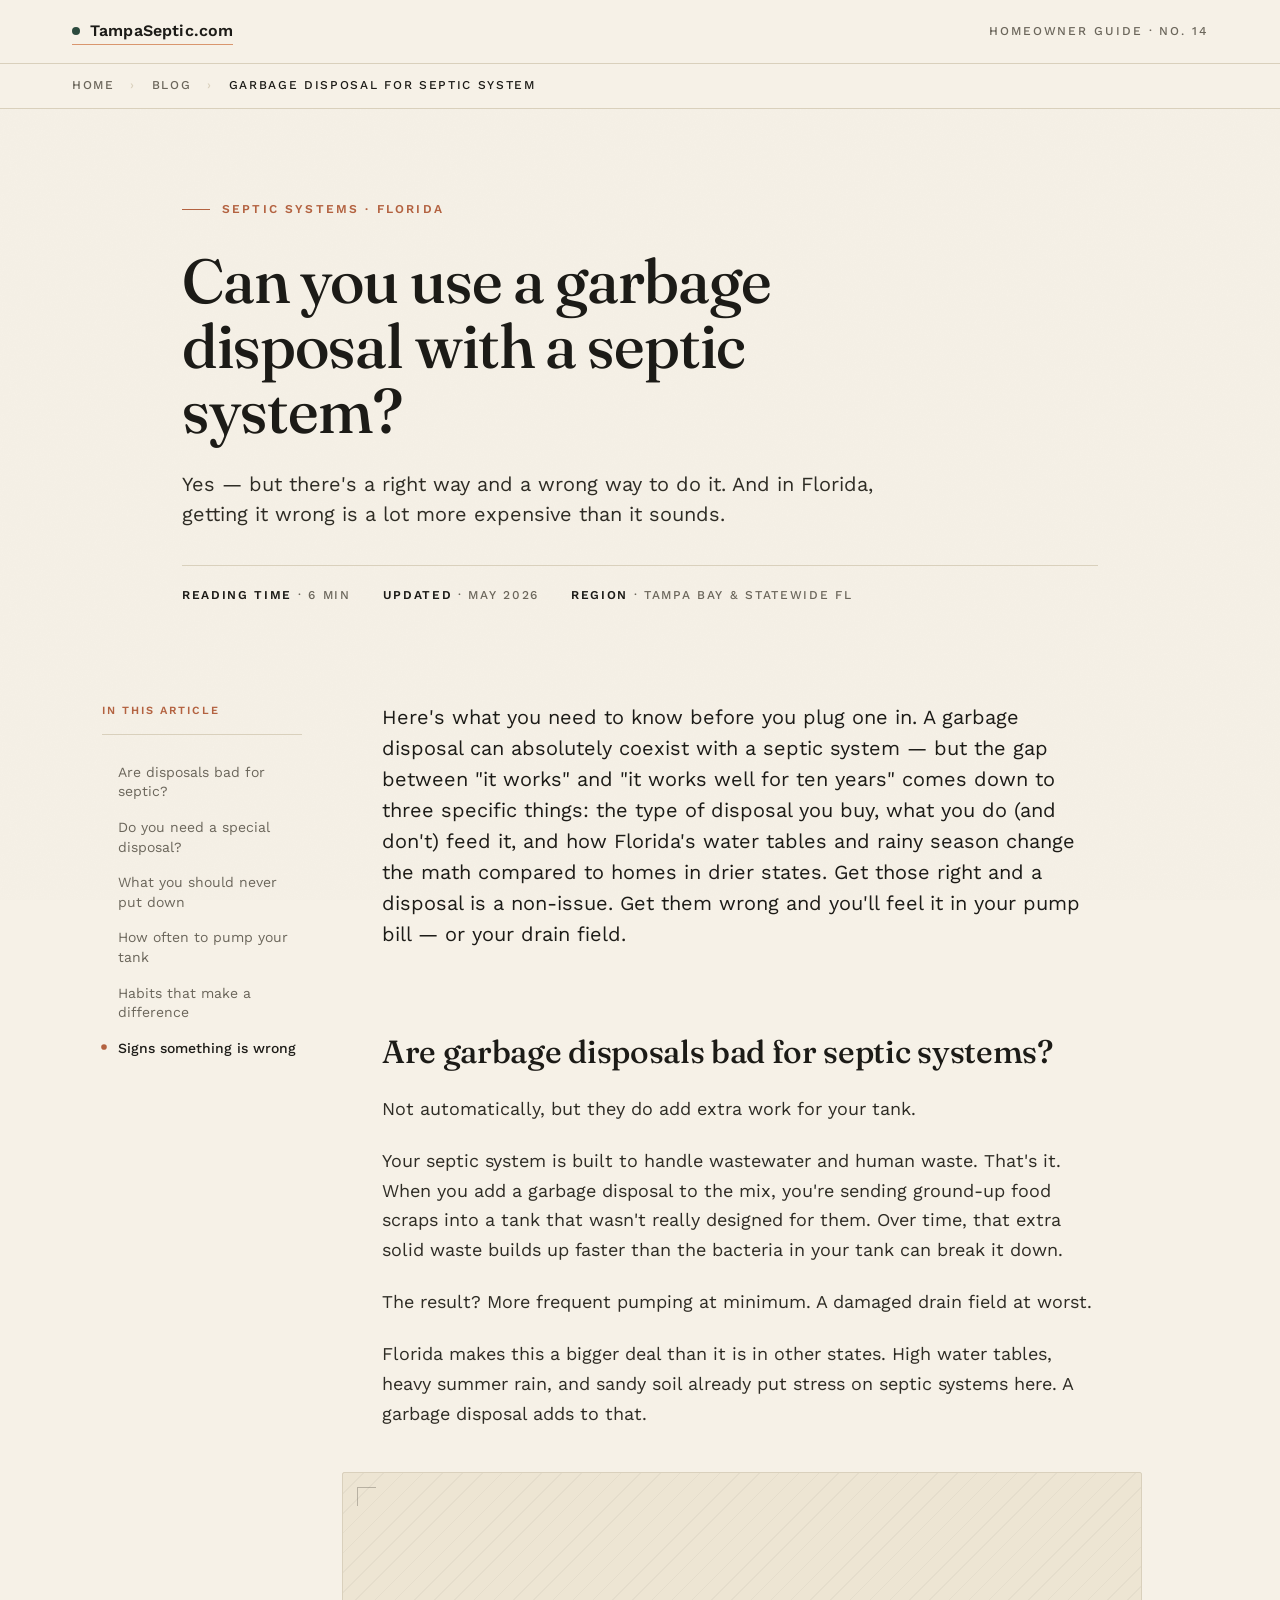
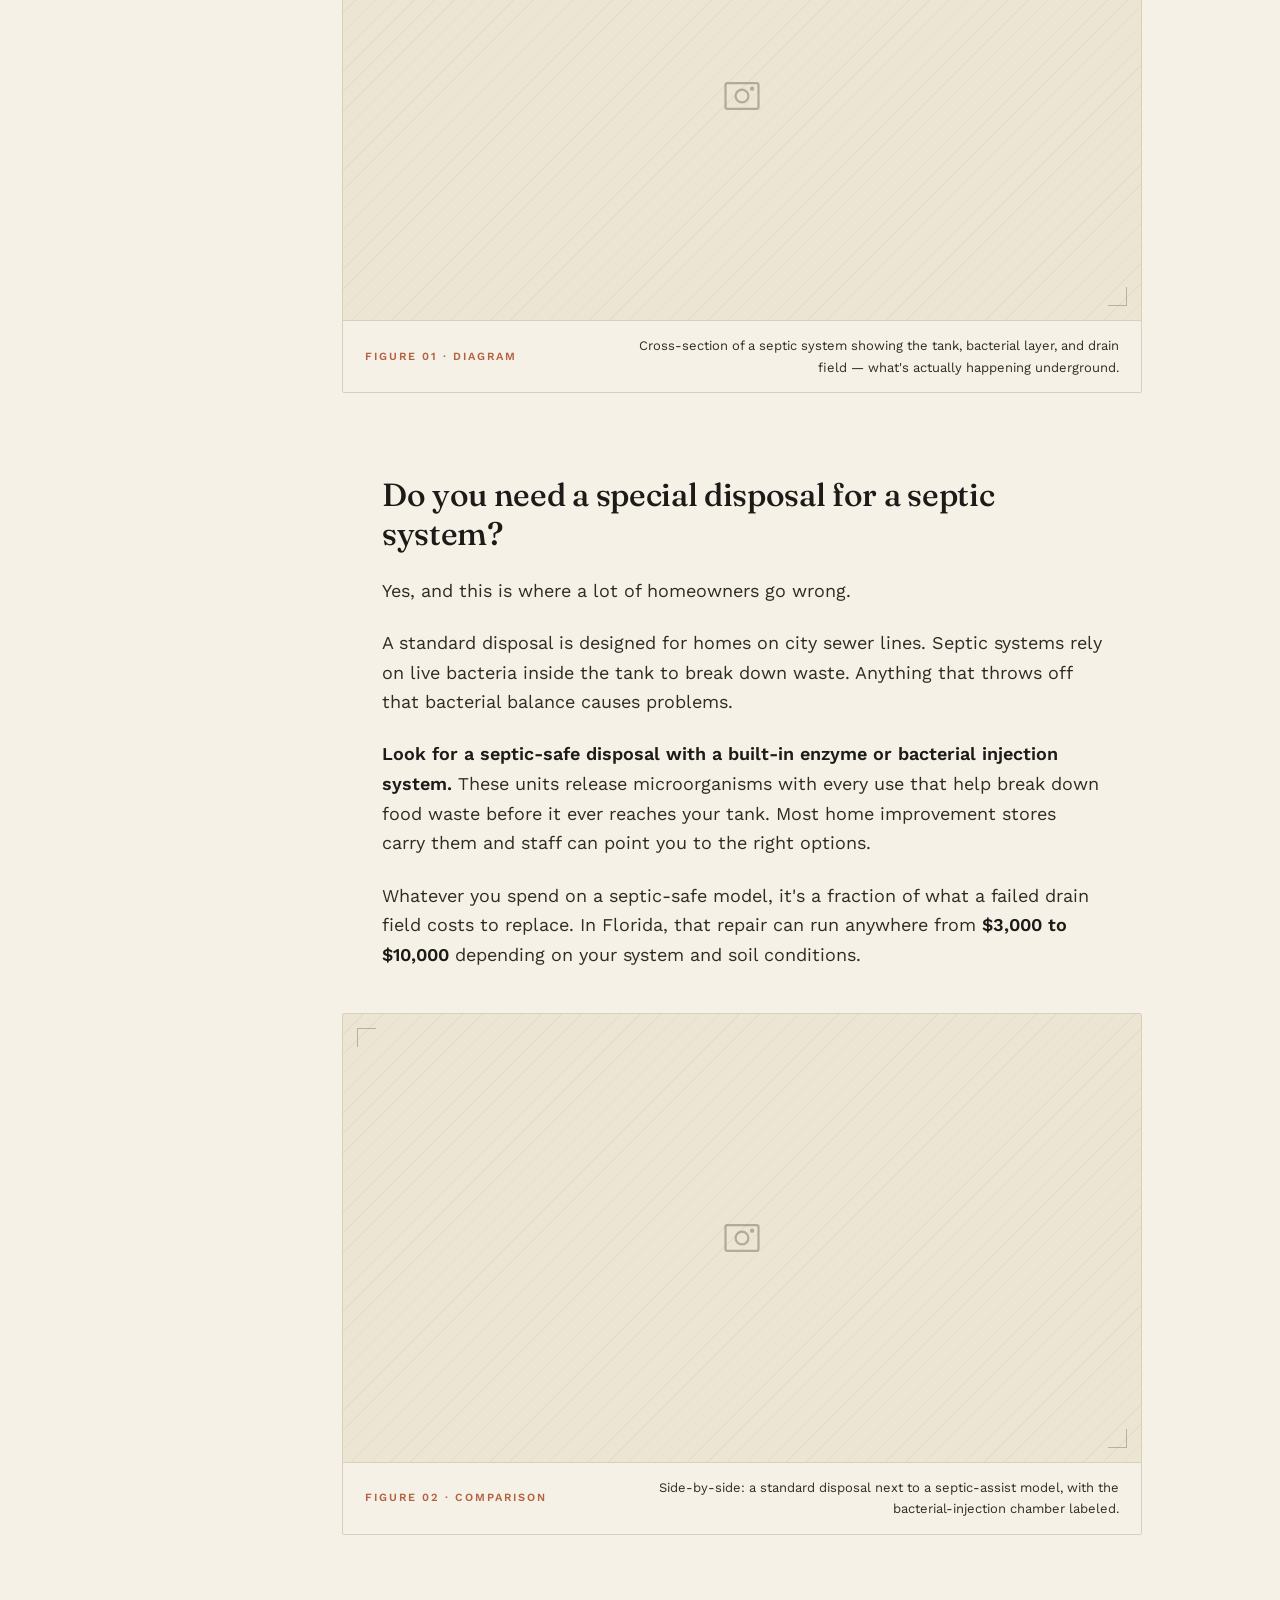
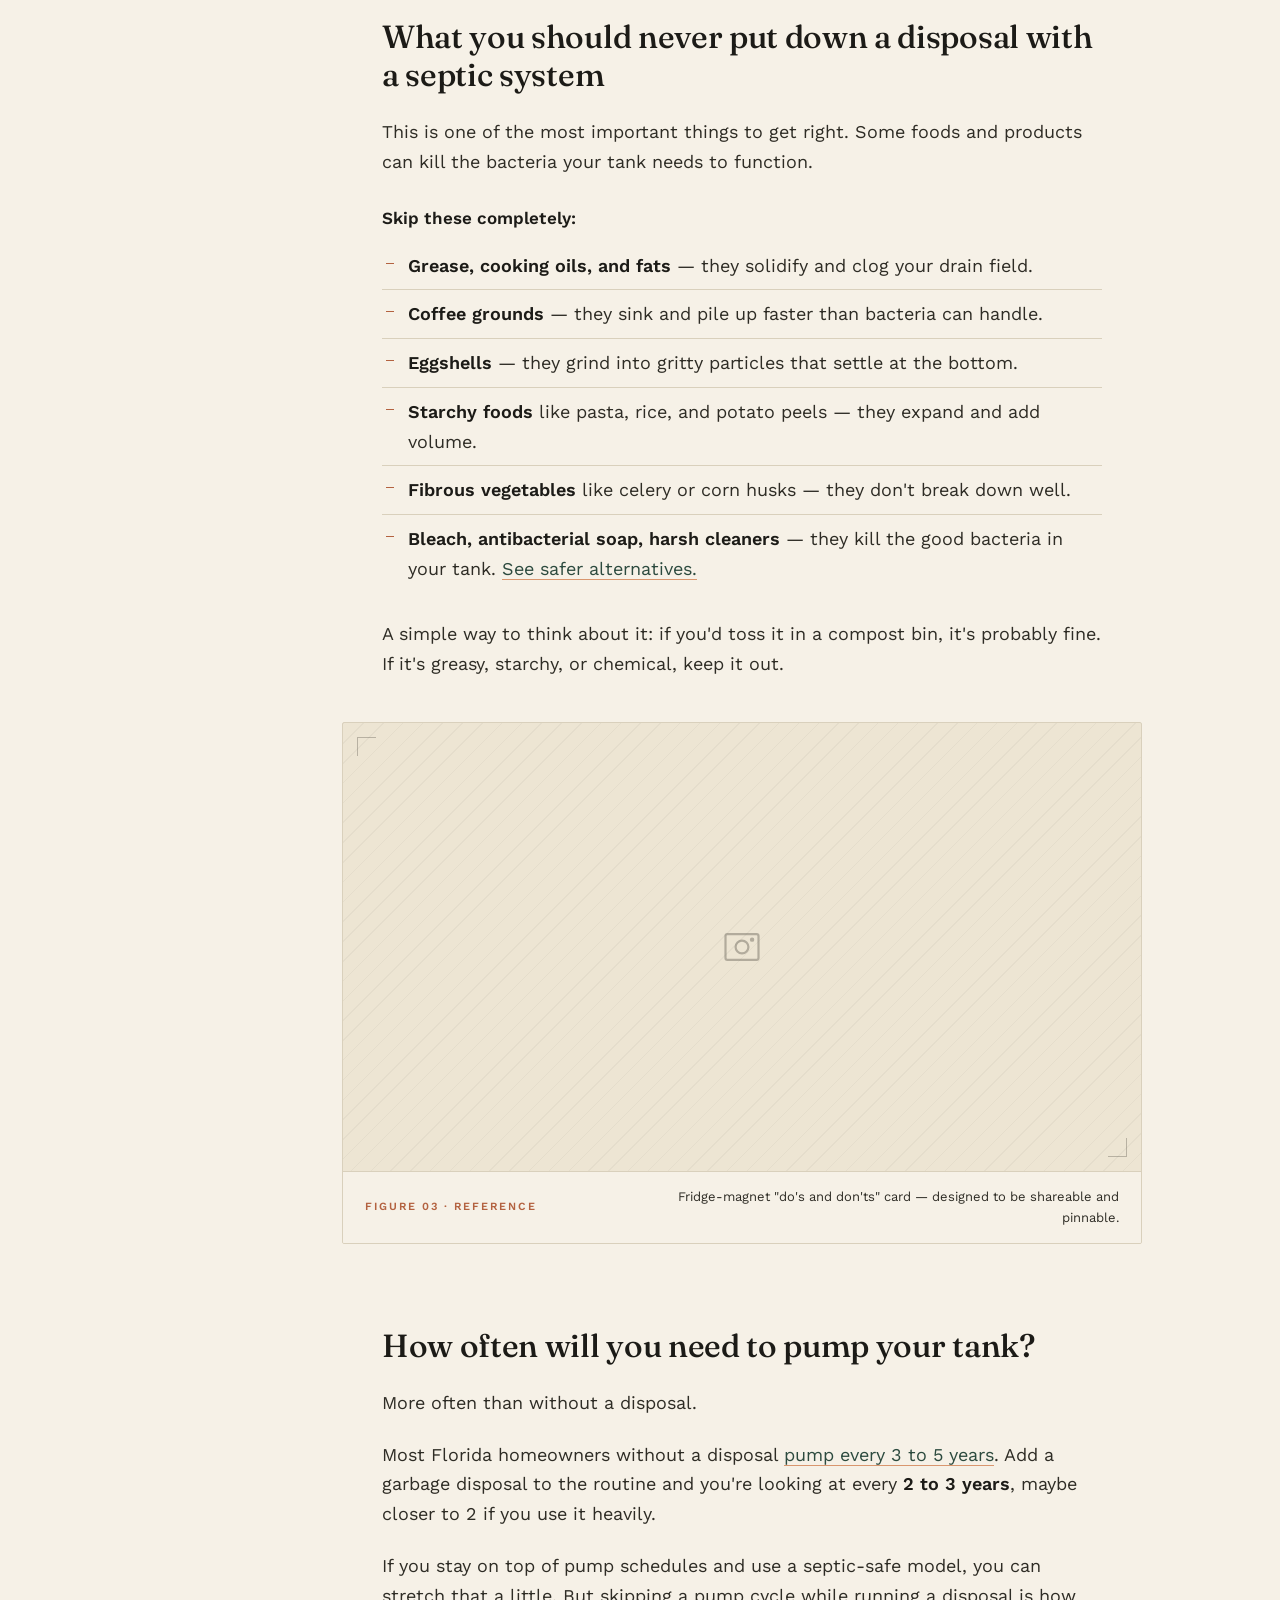
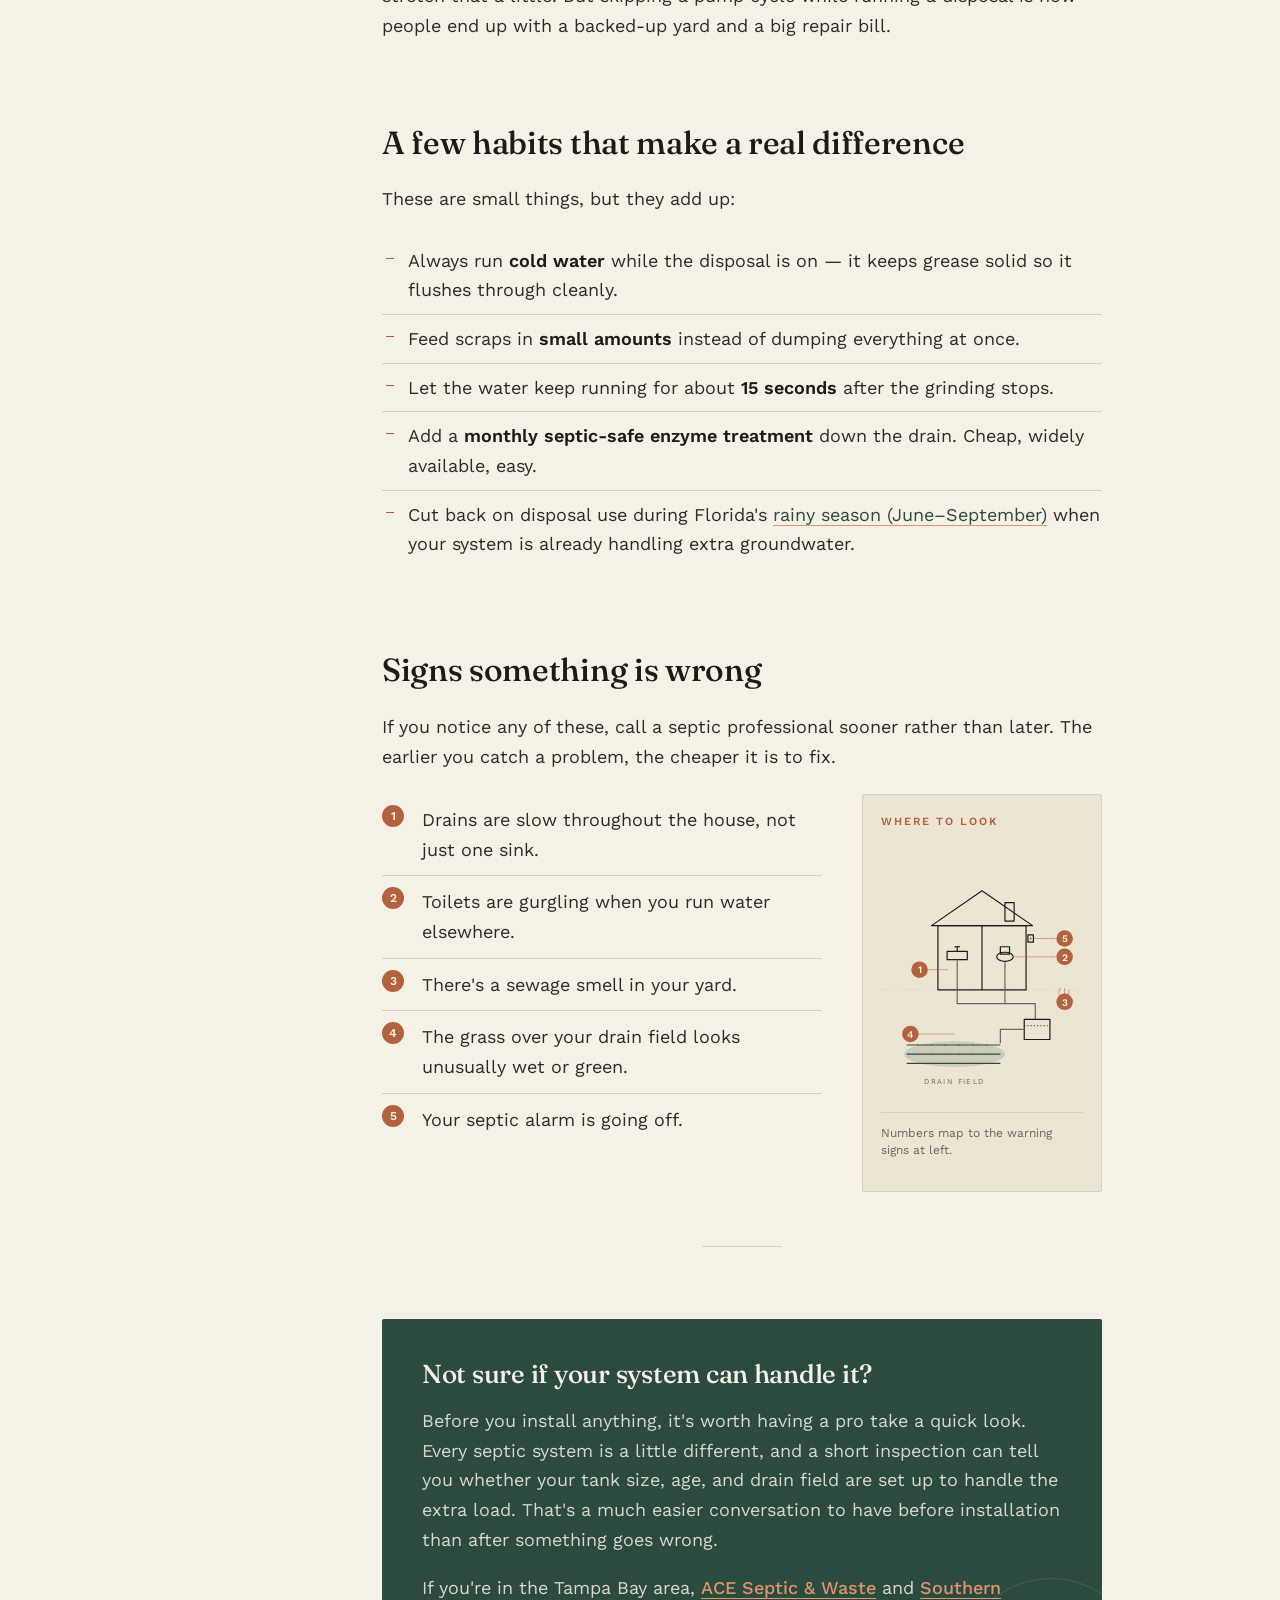
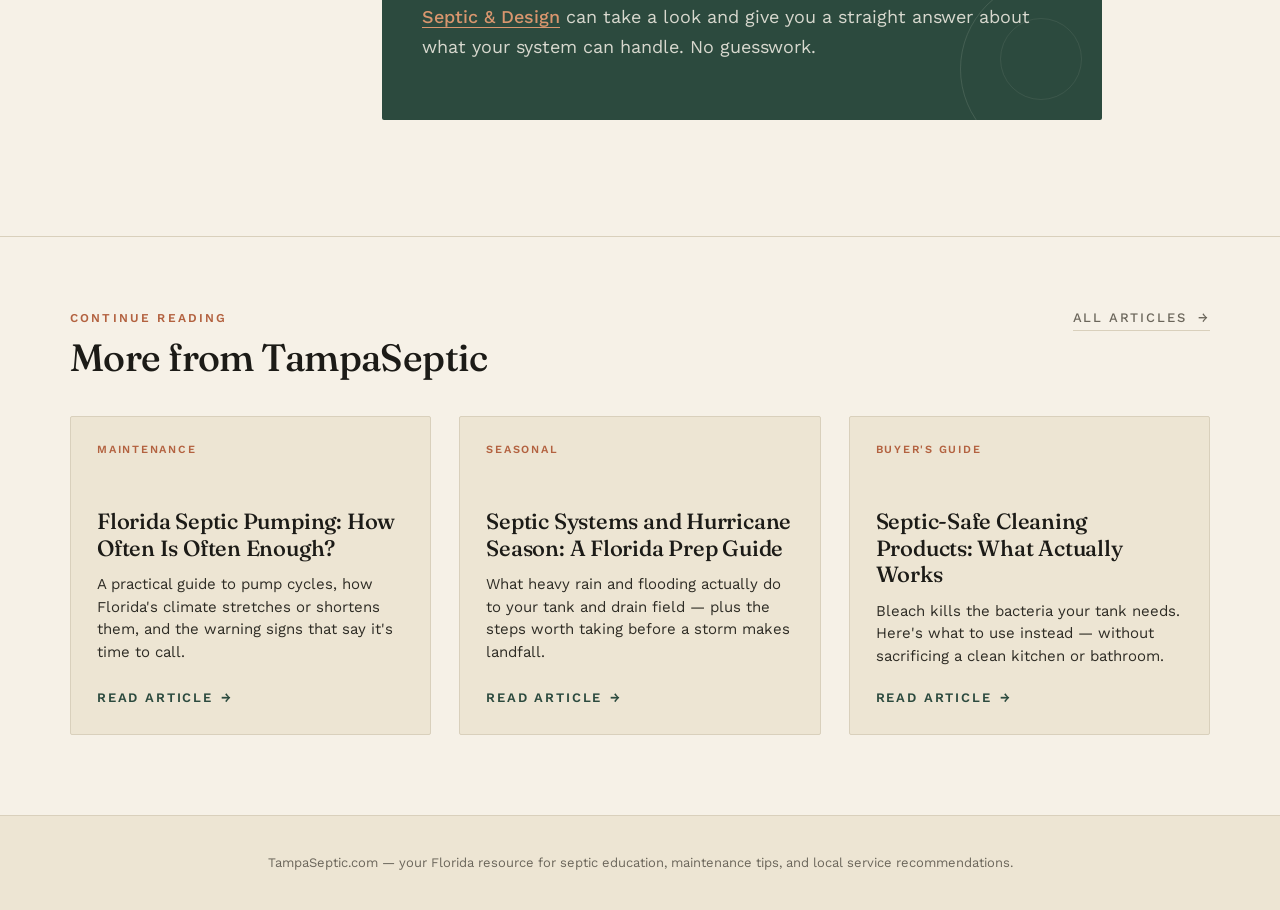
<file: blog/index.html>
<!DOCTYPE html>
<html lang="en">
<head>
<meta charset="UTF-8" />
<meta name="viewport" content="width=device-width, initial-scale=1.0" />
<title>Garbage Disposal for Septic System: Florida Homeowner Guide | TampaSeptic.com</title>
<meta name="description" content="Wondering if a garbage disposal is safe for your septic system? Learn what Florida homeowners need to know, including what to avoid and how to protect your tank." />
<link rel="canonical" href="https://tampaseptic.com/garbage-disposal-for-septic-system" />

<!-- Open Graph -->
<meta property="og:title" content="Can You Use a Garbage Disposal with a Septic System?" />
<meta property="og:description" content="A practical Florida homeowner's guide to garbage disposals on septic systems — what to avoid, what to buy, and how to protect your tank." />
<meta property="og:type" content="article" />
<meta property="og:url" content="https://tampaseptic.com/garbage-disposal-for-septic-system" />

<!-- Structured data -->
<script type="application/ld+json">
{
  "@context": "https://schema.org",
  "@type": "Article",
  "headline": "Can You Use a Garbage Disposal with a Septic System?",
  "description": "A practical Florida homeowner's guide to garbage disposals on septic systems — what to avoid, what to buy, and how to protect your tank.",
  "datePublished": "2026-05-01",
  "dateModified": "2026-05-01",
  "inLanguage": "en-US",
  "author": {
    "@type": "Organization",
    "name": "TampaSeptic.com",
    "url": "https://tampaseptic.com"
  },
  "publisher": {
    "@type": "Organization",
    "name": "TampaSeptic.com",
    "url": "https://tampaseptic.com"
  },
  "mainEntityOfPage": {
    "@type": "WebPage",
    "@id": "https://tampaseptic.com/garbage-disposal-for-septic-system"
  },
  "articleSection": "Septic Systems",
  "keywords": "garbage disposal, septic system, Florida, septic tank, drain field, septic-safe disposal"
}
</script>
<script type="application/ld+json">
{
  "@context": "https://schema.org",
  "@type": "BreadcrumbList",
  "itemListElement": [
    { "@type": "ListItem", "position": 1, "name": "Home", "item": "https://tampaseptic.com/" },
    { "@type": "ListItem", "position": 2, "name": "Blog", "item": "https://tampaseptic.com/blog" },
    { "@type": "ListItem", "position": 3, "name": "Garbage Disposal for Septic System" }
  ]
}
</script>

<!-- Fonts -->
<link rel="preconnect" href="https://fonts.googleapis.com" />
<link rel="preconnect" href="https://fonts.gstatic.com" crossorigin />
<link href="https://fonts.googleapis.com/css2?family=Fraunces:opsz,wght@9..144,400..600&family=Work+Sans:wght@400;500;600;700&display=swap" rel="stylesheet" />

<style>
  :root {
    --cream: #F6F1E7;
    --cream-deep: #EDE5D3;
    --ink: #1C1B17;
    --ink-soft: #2E2C25;
    --ink-mute: #6B665B;
    --rule: #D9D0BC;
    --pine: #2C4A3E;
    --pine-deep: #1F362C;
    --clay: #B36240;
    --clay-soft: #D9966E;
  }

  * { box-sizing: border-box; margin: 0; padding: 0; }
  html { scroll-behavior: smooth; }

  body {
    font-family: "Work Sans", -apple-system, BlinkMacSystemFont, sans-serif;
    font-size: 18px;
    line-height: 1.65;
    color: var(--ink-soft);
    background: var(--cream);
    -webkit-font-smoothing: antialiased;
    -moz-osx-font-smoothing: grayscale;
  }

  body::before {
    content: "";
    position: fixed;
    inset: 0;
    pointer-events: none;
    z-index: 0;
    opacity: 0.3;
    mix-blend-mode: multiply;
    background-image: url("data:image/svg+xml;utf8,<svg xmlns='http://www.w3.org/2000/svg' width='220' height='220'><filter id='n'><feTurbulence type='fractalNoise' baseFrequency='0.85' numOctaves='2' stitchTiles='stitch'/><feColorMatrix values='0 0 0 0 0.1 0 0 0 0 0.09 0 0 0 0 0.07 0 0 0 0.06 0'/></filter><rect width='100%' height='100%' filter='url(%23n)'/></svg>");
  }

  .wrap { position: relative; z-index: 1; }

  /* ---------- Reading progress bar ---------- */
  .progress {
    position: fixed;
    top: 0;
    left: 0;
    height: 2px;
    width: 0;
    background: var(--clay);
    z-index: 100;
    transition: width 0.08s ease-out;
    pointer-events: none;
  }

  /* ---------- Back-to-top button ---------- */
  .to-top {
    position: fixed;
    right: 28px;
    bottom: 28px;
    width: 44px;
    height: 44px;
    border-radius: 50%;
    background: var(--ink);
    color: var(--cream);
    border: none;
    cursor: pointer;
    display: flex;
    align-items: center;
    justify-content: center;
    opacity: 0;
    transform: translateY(8px);
    pointer-events: none;
    transition: opacity 0.22s ease, transform 0.22s ease, background 0.18s ease;
    z-index: 90;
    box-shadow: 0 4px 14px rgba(28, 27, 23, 0.18);
  }
  .to-top.visible {
    opacity: 1;
    transform: translateY(0);
    pointer-events: auto;
  }
  .to-top:hover { background: var(--pine); }
  .to-top svg { width: 16px; height: 16px; }

  /* ---------- Breadcrumbs ---------- */
  .breadcrumbs {
    border-bottom: 1px solid var(--rule);
    background: var(--cream);
  }
  .breadcrumbs-inner {
    max-width: 1200px;
    margin: 0 auto;
    padding: 12px 32px;
    font-size: 12px;
    text-transform: uppercase;
    letter-spacing: 0.14em;
    color: var(--ink-mute);
    font-weight: 500;
  }
  .breadcrumbs a {
    color: var(--ink-mute);
    border: none;
    text-decoration: none;
    transition: color 0.18s ease;
  }
  .breadcrumbs a:hover {
    color: var(--ink);
    background: transparent;
  }
  .breadcrumbs .sep {
    margin: 0 10px;
    color: var(--rule);
  }
  .breadcrumbs .current {
    color: var(--ink);
  }

  /* ---------- Top bar ---------- */
  .topbar {
    border-bottom: 1px solid var(--rule);
    background: var(--cream);
  }
  .topbar-inner {
    max-width: 1200px;
    margin: 0 auto;
    padding: 18px 32px;
    display: flex;
    justify-content: space-between;
    align-items: center;
  }
  .brand {
    font-weight: 600;
    font-size: 16px;
    letter-spacing: 0.01em;
    color: var(--ink);
    text-decoration: none;
  }
  .brand-mark {
    display: inline-block;
    width: 8px; height: 8px;
    background: var(--pine);
    border-radius: 50%;
    margin-right: 10px;
    vertical-align: middle;
    transform: translateY(-1px);
  }
  .nav-meta {
    font-size: 12px;
    text-transform: uppercase;
    letter-spacing: 0.16em;
    color: var(--ink-mute);
    font-weight: 500;
  }

  /* ---------- Hero ---------- */
  .hero {
    max-width: 980px;
    margin: 0 auto;
    padding: 80px 32px 48px;
  }
  .eyebrow {
    display: inline-flex;
    align-items: center;
    gap: 12px;
    font-size: 12px;
    text-transform: uppercase;
    letter-spacing: 0.18em;
    color: var(--clay);
    font-weight: 600;
    margin-bottom: 28px;
  }
  .eyebrow::before {
    content: "";
    width: 28px; height: 1px;
    background: var(--clay);
  }
  h1.title {
    font-family: "Fraunces", Georgia, serif;
    font-weight: 500;
    font-size: clamp(38px, 5.5vw, 62px);
    line-height: 1.05;
    letter-spacing: -0.015em;
    color: var(--ink);
    max-width: 18ch;
  }
  .deck {
    margin-top: 26px;
    font-size: 20px;
    line-height: 1.5;
    color: var(--ink-soft);
    max-width: 60ch;
    font-weight: 400;
  }
  .byline {
    margin-top: 36px;
    padding-top: 20px;
    border-top: 1px solid var(--rule);
    display: flex;
    gap: 32px;
    font-size: 12px;
    text-transform: uppercase;
    letter-spacing: 0.14em;
    color: var(--ink-mute);
    font-weight: 500;
  }
  .byline strong {
    color: var(--ink);
    font-weight: 600;
  }

  /* ---------- Layout: sidebar + article ---------- */
  .layout {
    max-width: 1140px;
    margin: 0 auto;
    padding: 0 32px 80px;
    display: grid;
    grid-template-columns: 200px 1fr;
    gap: 80px;
    align-items: start;
  }

  /* ---------- Sidebar TOC ---------- */
  .sidenav {
    position: sticky;
    top: 32px;
    padding-top: 48px;
  }
  .sidenav-label {
    font-size: 11px;
    text-transform: uppercase;
    letter-spacing: 0.18em;
    color: var(--clay);
    font-weight: 600;
    margin-bottom: 20px;
    padding-bottom: 14px;
    border-bottom: 1px solid var(--rule);
  }
  .sidenav ol {
    list-style: none;
    counter-reset: none;
  }
  .sidenav li {
    margin: 0;
    padding: 0;
    border: none;
  }
  .sidenav li::before {
    content: none;
  }
  .sidenav a {
    display: block;
    position: relative;
    padding: 8px 0 8px 16px;
    color: var(--ink-mute);
    font-size: 14px;
    line-height: 1.4;
    text-decoration: none;
    border: none;
    transition: color 0.18s ease;
  }
  .sidenav a:hover {
    color: var(--ink-soft);
    background: transparent;
  }
  .sidenav a::before {
    content: "";
    position: absolute;
    left: 0;
    top: 14px;
    width: 4px;
    height: 4px;
    border-radius: 50%;
    background: transparent;
    transition: background 0.18s ease, transform 0.18s ease;
  }
  .sidenav a.active {
    color: var(--ink);
    font-weight: 500;
  }
  .sidenav a.active::before {
    background: var(--clay);
    transform: scale(1.4);
  }

  /* ---------- Article body ---------- */
  article {
    max-width: 720px;
    min-width: 0;
  }
  article p {
    margin: 0 0 1.25em;
  }
  article p strong, article li strong {
    color: var(--ink);
    font-weight: 600;
  }

  .lead {
    font-size: 20px;
    line-height: 1.55;
    color: var(--ink);
    margin-top: 48px;
    margin-bottom: 1.4em;
    font-weight: 400;
  }

  h2 {
    font-family: "Fraunces", Georgia, serif;
    font-weight: 500;
    font-size: clamp(26px, 3vw, 32px);
    line-height: 1.2;
    letter-spacing: -0.01em;
    color: var(--ink);
    margin: 2.6em 0 0.7em;
    scroll-margin-top: 32px;
  }

  h3 {
    font-weight: 600;
    font-size: 17px;
    color: var(--ink);
    margin: 1.6em 0 0.6em;
    letter-spacing: 0.005em;
  }

  ul, ol {
    list-style: none;
    margin: 0.4em 0 1.5em;
    padding: 0;
  }
  article ul li {
    position: relative;
    padding: 9px 0 9px 26px;
    border-bottom: 1px solid var(--rule);
  }
  article ul li:last-child { border-bottom: none; }
  article ul li::before {
    content: "";
    position: absolute;
    left: 4px;
    top: 21px;
    width: 8px; height: 1px;
    background: var(--clay);
  }

  ol.warn-list { counter-reset: warn; }
  ol.warn-list li {
    position: relative;
    counter-increment: warn;
    padding: 11px 0 11px 40px;
    border-bottom: 1px solid var(--rule);
  }
  ol.warn-list li:last-child { border-bottom: none; }
  ol.warn-list li::before {
    content: counter(warn);
    position: absolute;
    left: 0;
    top: 11px;
    width: 22px;
    height: 22px;
    background: var(--clay);
    color: var(--cream);
    border-radius: 50%;
    font-size: 12px;
    font-weight: 600;
    display: flex;
    align-items: center;
    justify-content: center;
    line-height: 1;
  }

  a {
    color: var(--pine);
    text-decoration: none;
    border-bottom: 1px solid var(--clay-soft);
    transition: background 0.2s ease;
  }
  a:hover { background: rgba(217, 150, 110, 0.18); }

  /* Photo placeholder blocks */
  .photo {
    margin: 2.4em -40px;
    background: var(--cream-deep);
    border: 1px solid var(--rule);
    border-radius: 2px;
    overflow: hidden;
    position: relative;
  }
  .photo-frame {
    aspect-ratio: 16 / 9;
    display: flex;
    align-items: center;
    justify-content: center;
    background-image:
      repeating-linear-gradient(
        135deg,
        rgba(28, 27, 23, 0.04) 0,
        rgba(28, 27, 23, 0.04) 1px,
        transparent 1px,
        transparent 14px
      );
    border-bottom: 1px solid var(--rule);
    position: relative;
  }
  .photo-frame::before, .photo-frame::after {
    content: "";
    position: absolute;
    width: 18px; height: 18px;
    border: 1px solid var(--ink-mute);
    opacity: 0.4;
  }
  .photo-frame::before { top: 14px; left: 14px; border-right: none; border-bottom: none; }
  .photo-frame::after { bottom: 14px; right: 14px; border-left: none; border-top: none; }
  .photo-icon { width: 44px; height: 44px; color: var(--ink-mute); opacity: 0.45; }
  .photo-meta {
    display: flex;
    justify-content: space-between;
    align-items: center;
    padding: 14px 22px;
    background: var(--cream);
    font-size: 11px;
    text-transform: uppercase;
    letter-spacing: 0.18em;
    color: var(--ink-mute);
    font-weight: 500;
  }
  .photo-meta .label { color: var(--clay); font-weight: 600; }
  .photo-meta .desc {
    text-transform: none;
    letter-spacing: 0;
    color: var(--ink-soft);
    font-size: 13px;
    text-align: right;
    max-width: 65%;
    font-weight: 400;
  }

  /* Warning section grid */
  .warning-grid {
    display: grid;
    grid-template-columns: 1fr 240px;
    gap: 40px;
    align-items: start;
    margin: 1em 0 2em;
  }
  .warning-grid ol { margin-top: 0; }
  .house-aside {
    position: sticky;
    top: 24px;
    background: var(--cream-deep);
    border: 1px solid var(--rule);
    padding: 18px 18px 16px;
    border-radius: 2px;
  }
  .house-aside-title {
    font-size: 11px;
    text-transform: uppercase;
    letter-spacing: 0.18em;
    color: var(--clay);
    font-weight: 600;
    margin-bottom: 12px;
    display: block;
  }
  .house-svg { width: 100%; height: auto; display: block; }
  .house-aside-cap {
    font-size: 12px;
    line-height: 1.45;
    color: var(--ink-mute);
    margin-top: 12px;
    padding-top: 12px;
    border-top: 1px solid var(--rule);
  }

  /* CTA card */
  .cta {
    margin: 4em 0 2em;
    padding: 40px;
    background: var(--pine);
    color: var(--cream);
    border-radius: 2px;
    position: relative;
    overflow: hidden;
  }
  .cta::after {
    content: "";
    position: absolute;
    right: -40px; bottom: -40px;
    width: 180px; height: 180px;
    border: 1px solid rgba(246, 241, 231, 0.12);
    border-radius: 50%;
  }
  .cta::before {
    content: "";
    position: absolute;
    right: 20px; bottom: 20px;
    width: 80px; height: 80px;
    border: 1px solid rgba(246, 241, 231, 0.08);
    border-radius: 50%;
  }
  .cta h2 {
    color: var(--cream);
    margin: 0 0 16px;
    font-size: 26px;
    font-weight: 500;
  }
  .cta p { color: rgba(246, 241, 231, 0.85); margin: 0 0 1em; }
  .cta a {
    color: var(--clay-soft);
    border-bottom-color: var(--clay-soft);
    font-weight: 500;
  }
  .cta a:hover { background: rgba(217, 150, 110, 0.18); }

  hr.divider {
    border: none;
    height: 1px;
    background: var(--rule);
    margin: 3em auto;
    max-width: 80px;
  }

  /* ---------- Related Posts ---------- */
  .related {
    border-top: 1px solid var(--rule);
    background: var(--cream);
    padding: 70px 32px 80px;
  }
  .related-inner {
    max-width: 1140px;
    margin: 0 auto;
  }
  .related-head {
    display: flex;
    justify-content: space-between;
    align-items: baseline;
    margin-bottom: 36px;
    flex-wrap: wrap;
    gap: 16px;
  }
  .related-eyebrow {
    font-size: 12px;
    text-transform: uppercase;
    letter-spacing: 0.18em;
    color: var(--clay);
    font-weight: 600;
  }
  .related h2.related-title {
    font-family: "Fraunces", Georgia, serif;
    font-weight: 500;
    font-size: clamp(28px, 3.4vw, 38px);
    line-height: 1.15;
    letter-spacing: -0.015em;
    color: var(--ink);
    margin: 8px 0 0;
  }
  .related-all {
    font-size: 13px;
    text-transform: uppercase;
    letter-spacing: 0.14em;
    color: var(--ink-mute);
    font-weight: 500;
    text-decoration: none;
    border-bottom: 1px solid var(--rule);
    padding-bottom: 2px;
    transition: color 0.2s ease, border-color 0.2s ease;
  }
  .related-all:hover {
    color: var(--ink);
    border-bottom-color: var(--clay);
    background: transparent;
  }
  .related-all .arrow {
    display: inline-block;
    margin-left: 6px;
    transition: transform 0.2s ease;
  }
  .related-all:hover .arrow { transform: translateX(3px); }

  .card-grid {
    display: grid;
    grid-template-columns: repeat(3, 1fr);
    gap: 28px;
  }
  .card {
    display: flex;
    flex-direction: column;
    background: var(--cream-deep);
    border: 1px solid var(--rule);
    border-radius: 2px;
    padding: 24px 26px 26px;
    text-decoration: none;
    border-bottom: 1px solid var(--rule);
    transition: border-color 0.22s ease, transform 0.22s ease, background 0.22s ease;
  }
  .card:hover {
    border-color: var(--clay);
    background: var(--cream-deep);
    transform: translateY(-2px);
  }
  .card-tag {
    font-size: 11px;
    text-transform: uppercase;
    letter-spacing: 0.16em;
    color: var(--clay);
    font-weight: 600;
    margin-bottom: 14px;
  }
  .card-title {
    font-family: "Fraunces", Georgia, serif;
    font-weight: 500;
    font-size: 22px;
    line-height: 1.2;
    color: var(--ink);
    margin-bottom: 12px;
    letter-spacing: -0.01em;
  }
  .card-desc {
    font-size: 15px;
    line-height: 1.5;
    color: var(--ink-soft);
    margin-bottom: 20px;
    flex: 1;
  }
  .card-cta {
    font-size: 13px;
    text-transform: uppercase;
    letter-spacing: 0.14em;
    color: var(--pine);
    font-weight: 600;
    display: inline-flex;
    align-items: center;
    gap: 8px;
  }
  .card-cta .arrow { transition: transform 0.22s ease; }
  .card:hover .card-cta .arrow { transform: translateX(4px); }

  /* Footer */
  footer {
    border-top: 1px solid var(--rule);
    padding: 36px 32px;
    text-align: center;
    color: var(--ink-mute);
    font-size: 13px;
    background: var(--cream-deep);
  }

  /* ---------- Responsive ---------- */
  @media (max-width: 960px) {
    .layout {
      grid-template-columns: 1fr;
      gap: 0;
    }
    .sidenav {
      display: none;
    }
    article { max-width: 720px; margin: 0 auto; }
    .card-grid { grid-template-columns: 1fr; gap: 18px; }
  }
  @media (max-width: 760px) {
    .hero { padding: 56px 24px 40px; }
    .layout { padding: 0 24px 60px; }
    .photo { margin: 2em 0; }
    .warning-grid { grid-template-columns: 1fr; }
    .house-aside {
      position: static;
      max-width: 320px;
      margin: 0 auto;
    }
    .lead { font-size: 18px; }
    .cta { padding: 30px 24px; }
    .byline { flex-wrap: wrap; gap: 14px 28px; }
    .topbar-inner { padding: 14px 24px; }
    .related { padding: 50px 24px 60px; }
    .related-head { margin-bottom: 28px; }
    .breadcrumbs-inner { padding: 10px 24px; font-size: 11px; }
    .to-top { right: 18px; bottom: 18px; width: 40px; height: 40px; }
    .breadcrumbs .current { display: inline; }
  }
  @media (max-width: 480px) {
    /* Truncate breadcrumbs on very narrow screens to avoid wrap */
    .breadcrumbs .home-label { display: none; }
    .breadcrumbs .home-label-mobile { display: inline; }
  }
</style>
</head>
<body>
<div class="progress" id="progress" aria-hidden="true"></div>
<div class="wrap">

  <!-- ============ TOP BAR ============ -->
  <header class="topbar">
    <div class="topbar-inner">
      <a href="/" class="brand"><span class="brand-mark"></span>TampaSeptic.com</a>
      <span class="nav-meta">Homeowner Guide · No. 14</span>
    </div>
  </header>

  <!-- ============ BREADCRUMBS ============ -->
  <nav class="breadcrumbs" aria-label="Breadcrumb">
    <div class="breadcrumbs-inner">
      <a href="/"><span class="home-label">Home</span></a>
      <span class="sep">›</span>
      <a href="/blog">Blog</a>
      <span class="sep">›</span>
      <span class="current">Garbage Disposal for Septic System</span>
    </div>
  </nav>

  <!-- ============ HERO ============ -->
  <section class="hero">
    <div class="eyebrow">Septic Systems · Florida</div>
    <h1 class="title">Can you use a garbage disposal with a septic system?</h1>
    <p class="deck">Yes — but there's a right way and a wrong way to do it. And in Florida, getting it wrong is a lot more expensive than it sounds.</p>
    <div class="byline">
      <span><strong>Reading time</strong> · 6 min</span>
      <span><strong>Updated</strong> · May 2026</span>
      <span><strong>Region</strong> · Tampa Bay &amp; Statewide FL</span>
    </div>
  </section>

  <!-- ============ LAYOUT: SIDEBAR + ARTICLE ============ -->
  <div class="layout">

    <!-- ---------- SIDEBAR TOC ---------- -->
    <aside class="sidenav" aria-label="In this article">
      <div class="sidenav-label">In this article</div>
      <ol>
        <li><a href="#section-1">Are disposals bad for septic?</a></li>
        <li><a href="#section-2">Do you need a special disposal?</a></li>
        <li><a href="#section-3">What you should never put down</a></li>
        <li><a href="#section-4">How often to pump your tank</a></li>
        <li><a href="#section-5">Habits that make a difference</a></li>
        <li><a href="#section-6">Signs something is wrong</a></li>
      </ol>
    </aside>

    <!-- ---------- ARTICLE ---------- -->
    <article>

      <p class="lead">Here's what you need to know before you plug one in. A garbage disposal can absolutely coexist with a septic system — but the gap between "it works" and "it works well for ten years" comes down to three specific things: the type of disposal you buy, what you do (and don't) feed it, and how Florida's water tables and rainy season change the math compared to homes in drier states. Get those right and a disposal is a non-issue. Get them wrong and you'll feel it in your pump bill — or your drain field.</p>

      <h2 id="section-1">Are garbage disposals bad for septic systems?</h2>

      <p>Not automatically, but they do add extra work for your tank.</p>

      <p>Your septic system is built to handle wastewater and human waste. That's it. When you add a garbage disposal to the mix, you're sending ground-up food scraps into a tank that wasn't really designed for them. Over time, that extra solid waste builds up faster than the bacteria in your tank can break it down.</p>

      <p>The result? More frequent pumping at minimum. A damaged drain field at worst.</p>

      <p>Florida makes this a bigger deal than it is in other states. High water tables, heavy summer rain, and sandy soil already put stress on septic systems here. A garbage disposal adds to that.</p>

      <figure class="photo">
        <div class="photo-frame">
          <svg class="photo-icon" viewBox="0 0 24 24" fill="none" stroke="currentColor" stroke-width="1.2">
            <rect x="3" y="5" width="18" height="14" rx="1" />
            <circle cx="12" cy="12" r="3.5" />
            <circle cx="17.5" cy="8" r="0.6" fill="currentColor" />
          </svg>
        </div>
        <figcaption class="photo-meta">
          <span class="label">Figure 01 · Diagram</span>
          <span class="desc">Cross-section of a septic system showing the tank, bacterial layer, and drain field — what's actually happening underground.</span>
        </figcaption>
      </figure>

      <h2 id="section-2">Do you need a special disposal for a septic system?</h2>

      <p>Yes, and this is where a lot of homeowners go wrong.</p>

      <p>A standard disposal is designed for homes on city sewer lines. Septic systems rely on live bacteria inside the tank to break down waste. Anything that throws off that bacterial balance causes problems.</p>

      <p><strong>Look for a septic-safe disposal with a built-in enzyme or bacterial injection system.</strong> These units release microorganisms with every use that help break down food waste before it ever reaches your tank. Most home improvement stores carry them and staff can point you to the right options.</p>

      <p>Whatever you spend on a septic-safe model, it's a fraction of what a failed drain field costs to replace. In Florida, that repair can run anywhere from <strong>$3,000 to $10,000</strong> depending on your system and soil conditions.</p>

      <figure class="photo">
        <div class="photo-frame">
          <svg class="photo-icon" viewBox="0 0 24 24" fill="none" stroke="currentColor" stroke-width="1.2">
            <rect x="3" y="5" width="18" height="14" rx="1" />
            <circle cx="12" cy="12" r="3.5" />
            <circle cx="17.5" cy="8" r="0.6" fill="currentColor" />
          </svg>
        </div>
        <figcaption class="photo-meta">
          <span class="label">Figure 02 · Comparison</span>
          <span class="desc">Side-by-side: a standard disposal next to a septic-assist model, with the bacterial-injection chamber labeled.</span>
        </figcaption>
      </figure>

      <h2 id="section-3">What you should never put down a disposal with a septic system</h2>

      <p>This is one of the most important things to get right. Some foods and products can kill the bacteria your tank needs to function.</p>

      <h3>Skip these completely:</h3>
      <ul>
        <li><strong>Grease, cooking oils, and fats</strong> — they solidify and clog your drain field.</li>
        <li><strong>Coffee grounds</strong> — they sink and pile up faster than bacteria can handle.</li>
        <li><strong>Eggshells</strong> — they grind into gritty particles that settle at the bottom.</li>
        <li><strong>Starchy foods</strong> like pasta, rice, and potato peels — they expand and add volume.</li>
        <li><strong>Fibrous vegetables</strong> like celery or corn husks — they don't break down well.</li>
        <li><strong>Bleach, antibacterial soap, harsh cleaners</strong> — they kill the good bacteria in your tank. <a href="/septic-safe-cleaning-products-guide">See safer alternatives.</a></li>
      </ul>

      <p>A simple way to think about it: if you'd toss it in a compost bin, it's probably fine. If it's greasy, starchy, or chemical, keep it out.</p>

      <figure class="photo">
        <div class="photo-frame">
          <svg class="photo-icon" viewBox="0 0 24 24" fill="none" stroke="currentColor" stroke-width="1.2">
            <rect x="3" y="5" width="18" height="14" rx="1" />
            <circle cx="12" cy="12" r="3.5" />
            <circle cx="17.5" cy="8" r="0.6" fill="currentColor" />
          </svg>
        </div>
        <figcaption class="photo-meta">
          <span class="label">Figure 03 · Reference</span>
          <span class="desc">Fridge-magnet "do's and don'ts" card — designed to be shareable and pinnable.</span>
        </figcaption>
      </figure>

      <h2 id="section-4">How often will you need to pump your tank?</h2>

      <p>More often than without a disposal.</p>

      <p>Most Florida homeowners without a disposal <a href="/florida-septic-pumping-schedule">pump every 3 to 5 years</a>. Add a garbage disposal to the routine and you're looking at every <strong>2 to 3 years</strong>, maybe closer to 2 if you use it heavily.</p>

      <p>If you stay on top of pump schedules and use a septic-safe model, you can stretch that a little. But skipping a pump cycle while running a disposal is how people end up with a backed-up yard and a big repair bill.</p>

      <h2 id="section-5">A few habits that make a real difference</h2>

      <p>These are small things, but they add up:</p>

      <ul>
        <li>Always run <strong>cold water</strong> while the disposal is on — it keeps grease solid so it flushes through cleanly.</li>
        <li>Feed scraps in <strong>small amounts</strong> instead of dumping everything at once.</li>
        <li>Let the water keep running for about <strong>15 seconds</strong> after the grinding stops.</li>
        <li>Add a <strong>monthly septic-safe enzyme treatment</strong> down the drain. Cheap, widely available, easy.</li>
        <li>Cut back on disposal use during Florida's <a href="/septic-systems-hurricane-season-florida">rainy season (June–September)</a> when your system is already handling extra groundwater.</li>
      </ul>

      <h2 id="section-6">Signs something is wrong</h2>
      <p>If you notice any of these, call a septic professional sooner rather than later. The earlier you catch a problem, the cheaper it is to fix.</p>

      <div class="warning-grid">
        <ol class="warn-list">
          <li>Drains are slow throughout the house, not just one sink.</li>
          <li>Toilets are gurgling when you run water elsewhere.</li>
          <li>There's a sewage smell in your yard.</li>
          <li>The grass over your drain field looks unusually wet or green.</li>
          <li>Your septic alarm is going off.</li>
        </ol>

        <aside class="house-aside" aria-label="Warning signs visual reference">
          <span class="house-aside-title">Where to look</span>
          <svg class="house-svg" viewBox="0 0 220 280" xmlns="http://www.w3.org/2000/svg" aria-hidden="true">
            <defs>
              <style>
                .line { stroke: #1C1B17; stroke-width: 1.3; fill: none; stroke-linejoin: round; }
                .pipe { stroke: #6B665B; stroke-width: 1.3; fill: none; stroke-linejoin: round; }
                .field { stroke: #2C4A3E; stroke-width: 1.2; fill: none; }
                .num-bg { fill: #B36240; }
                .num-tx { fill: #F6F1E7; font-family: "Work Sans", sans-serif; font-size: 11px; font-weight: 600; text-anchor: middle; }
                .gloss { font-family: "Work Sans", sans-serif; font-size: 8px; fill: #6B665B; letter-spacing: 1.5px; text-transform: uppercase; }
                .lead-line { stroke: #B36240; stroke-width: 0.8; fill: none; opacity: 0.7; }
              </style>
            </defs>
            <line x1="0" y1="160" x2="220" y2="160" stroke="#D9D0BC" stroke-width="1" stroke-dasharray="2 3"/>
            <rect x="0" y="160" width="220" height="120" fill="#EDE5D3" opacity="0.5"/>
            <polygon points="55,90 110,52 165,90" class="line"/>
            <rect x="62" y="90" width="96" height="70" class="line"/>
            <line x1="110" y1="90" x2="110" y2="160" class="line"/>
            <rect x="135" y="65" width="10" height="20" class="line"/>
            <rect x="72" y="118" width="22" height="9" class="line"/>
            <line x1="83" y1="118" x2="83" y2="113" class="line"/>
            <line x1="80" y1="113" x2="86" y2="113" class="line"/>
            <path d="M 83 127 L 83 160" class="pipe"/>
            <ellipse cx="135" cy="124" rx="9" ry="5" class="line"/>
            <rect x="130" y="113" width="10" height="8" class="line"/>
            <path d="M 135 129 L 135 160" class="pipe"/>
            <path d="M 83 160 L 83 175 L 168 175 L 168 192" class="pipe"/>
            <path d="M 135 160 L 135 175" class="pipe"/>
            <rect x="156" y="192" width="28" height="22" class="line"/>
            <line x1="156" y1="199" x2="184" y2="199" stroke="#1C1B17" stroke-width="0.8" stroke-dasharray="1.5 2"/>
            <path d="M 156 203 L 130 203 L 130 218" class="pipe"/>
            <ellipse cx="80" cy="230" rx="55" ry="14" fill="#2C4A3E" opacity="0.16"/>
            <g class="field">
              <line x1="28" y1="220" x2="130" y2="220"/>
              <line x1="28" y1="230" x2="130" y2="230"/>
              <line x1="28" y1="240" x2="130" y2="240"/>
            </g>
            <g fill="#2C4A3E" opacity="0.6">
              <circle cx="40" cy="220" r="0.7"/><circle cx="55" cy="220" r="0.7"/><circle cx="70" cy="220" r="0.7"/><circle cx="85" cy="220" r="0.7"/><circle cx="100" cy="220" r="0.7"/><circle cx="115" cy="220" r="0.7"/>
              <circle cx="40" cy="230" r="0.7"/><circle cx="55" cy="230" r="0.7"/><circle cx="70" cy="230" r="0.7"/><circle cx="85" cy="230" r="0.7"/><circle cx="100" cy="230" r="0.7"/><circle cx="115" cy="230" r="0.7"/>
              <circle cx="40" cy="240" r="0.7"/><circle cx="55" cy="240" r="0.7"/><circle cx="70" cy="240" r="0.7"/><circle cx="85" cy="240" r="0.7"/><circle cx="100" cy="240" r="0.7"/><circle cx="115" cy="240" r="0.7"/>
            </g>
            <g stroke="#B36240" stroke-width="1" fill="none" opacity="0.55" stroke-linecap="round">
              <path d="M 195 178 q 3 -5 0 -10 q -3 -5 0 -10"/>
              <path d="M 205 180 q 3 -5 0 -10 q -3 -5 0 -10"/>
            </g>
            <rect x="160" y="100" width="6" height="8" class="line"/>
            <circle cx="163" cy="104" r="1.2" fill="#B36240"/>
            <line x1="73" y1="138" x2="50" y2="138" class="lead-line"/>
            <circle cx="42" cy="138" r="9" class="num-bg"/>
            <text x="42" y="142" class="num-tx">1</text>
            <line x1="145" y1="124" x2="190" y2="124" class="lead-line"/>
            <circle cx="200" cy="124" r="9" class="num-bg"/>
            <text x="200" y="128" class="num-tx">2</text>
            <line x1="200" y1="170" x2="200" y2="158" class="lead-line"/>
            <circle cx="200" cy="173" r="9" class="num-bg"/>
            <text x="200" y="177" class="num-tx">3</text>
            <line x1="80" y1="208" x2="40" y2="208" class="lead-line"/>
            <circle cx="32" cy="208" r="9" class="num-bg"/>
            <text x="32" y="212" class="num-tx">4</text>
            <line x1="166" y1="104" x2="190" y2="104" class="lead-line"/>
            <circle cx="200" cy="104" r="9" class="num-bg"/>
            <text x="200" y="108" class="num-tx">5</text>
            <text x="80" y="263" text-anchor="middle" class="gloss">drain field</text>
          </svg>
          <p class="house-aside-cap">Numbers map to the warning signs at left.</p>
        </aside>
      </div>

      <hr class="divider" />

      <section class="cta">
        <h2>Not sure if your system can handle it?</h2>
        <p>Before you install anything, it's worth having a pro take a quick look. Every septic system is a little different, and a short inspection can tell you whether your tank size, age, and drain field are set up to handle the extra load. That's a much easier conversation to have before installation than after something goes wrong.</p>
        <p>If you're in the Tampa Bay area, <a href="https://www.acesepticandwaste.com">ACE Septic &amp; Waste</a> and <a href="https://www.southernsepticanddesign.com">Southern Septic &amp; Design</a> can take a look and give you a straight answer about what your system can handle. No guesswork.</p>
      </section>

    </article>
  </div>

  <!-- ============================================================
       RELATED POSTS — placeholder content
       To swap in real posts: replace title, description, tag, and
       href on each <a class="card"> below. Three cards total.
       ============================================================ -->
  <section class="related" aria-label="Related articles">
    <div class="related-inner">
      <div class="related-head">
        <div>
          <div class="related-eyebrow">Continue reading</div>
          <h2 class="related-title">More from TampaSeptic</h2>
        </div>
        <a href="/blog" class="related-all">All articles <span class="arrow">→</span></a>
      </div>

      <div class="card-grid">

        <!-- Related Post 1 — REPLACE: tag / title / description / href -->
        <a class="card" href="/florida-septic-pumping-schedule">
          <span class="card-tag">Maintenance</span>
          <h3 class="card-title">Florida Septic Pumping: How Often Is Often Enough?</h3>
          <p class="card-desc">A practical guide to pump cycles, how Florida's climate stretches or shortens them, and the warning signs that say it's time to call.</p>
          <span class="card-cta">Read article <span class="arrow">→</span></span>
        </a>

        <!-- Related Post 2 — REPLACE: tag / title / description / href -->
        <a class="card" href="/septic-systems-hurricane-season-florida">
          <span class="card-tag">Seasonal</span>
          <h3 class="card-title">Septic Systems and Hurricane Season: A Florida Prep Guide</h3>
          <p class="card-desc">What heavy rain and flooding actually do to your tank and drain field — plus the steps worth taking before a storm makes landfall.</p>
          <span class="card-cta">Read article <span class="arrow">→</span></span>
        </a>

        <!-- Related Post 3 — REPLACE: tag / title / description / href -->
        <a class="card" href="/septic-safe-cleaning-products-guide">
          <span class="card-tag">Buyer's Guide</span>
          <h3 class="card-title">Septic-Safe Cleaning Products: What Actually Works</h3>
          <p class="card-desc">Bleach kills the bacteria your tank needs. Here's what to use instead — without sacrificing a clean kitchen or bathroom.</p>
          <span class="card-cta">Read article <span class="arrow">→</span></span>
        </a>

      </div>
    </div>
  </section>

  <!-- ============ FOOTER ============ -->
  <footer>
    TampaSeptic.com — your Florida resource for septic education, maintenance tips, and local service recommendations.
  </footer>

</div>

<button class="to-top" id="toTop" aria-label="Back to top">
  <svg viewBox="0 0 16 16" fill="none" stroke="currentColor" stroke-width="2" stroke-linecap="round" stroke-linejoin="round">
    <path d="M8 13 L8 3 M3 8 L8 3 L13 8" />
  </svg>
</button>

<script>
  // Sidebar TOC active-section indicator (scrollspy)
  (function() {
    const links = document.querySelectorAll('.sidenav a');
    if (!links.length) return;

    const linkMap = new Map();
    links.forEach(link => {
      const id = link.getAttribute('href').replace('#', '');
      linkMap.set(id, link);
    });

    const sections = Array.from(document.querySelectorAll('article h2[id]'));
    if (!sections.length) return;

    function setActive(id) {
      links.forEach(l => l.classList.remove('active'));
      const link = linkMap.get(id);
      if (link) link.classList.add('active');
    }

    const observer = new IntersectionObserver((entries) => {
      const visible = entries
        .filter(e => e.isIntersecting)
        .map(e => e.target);

      if (visible.length > 0) {
        const sorted = visible.sort((a, b) => a.getBoundingClientRect().top - b.getBoundingClientRect().top);
        setActive(sorted[0].id);
      }
    }, {
      rootMargin: '-80px 0px -65% 0px',
      threshold: 0
    });

    sections.forEach(s => observer.observe(s));
    setActive(sections[0].id);
  })();

  // Reading progress bar + Back-to-top button
  (function() {
    const progress = document.getElementById('progress');
    const toTop = document.getElementById('toTop');
    if (!progress && !toTop) return;

    let ticking = false;

    function update() {
      const scrollTop = window.pageYOffset || document.documentElement.scrollTop;
      const docHeight = document.documentElement.scrollHeight - window.innerHeight;
      const pct = docHeight > 0 ? Math.min(100, (scrollTop / docHeight) * 100) : 0;

      if (progress) progress.style.width = pct + '%';

      if (toTop) {
        if (scrollTop > 600) {
          toTop.classList.add('visible');
        } else {
          toTop.classList.remove('visible');
        }
      }

      ticking = false;
    }

    window.addEventListener('scroll', () => {
      if (!ticking) {
        window.requestAnimationFrame(update);
        ticking = true;
      }
    }, { passive: true });

    if (toTop) {
      toTop.addEventListener('click', () => {
        window.scrollTo({ top: 0, behavior: 'smooth' });
      });
    }

    update();
  })();
</script>

</body>
</html>
</file>
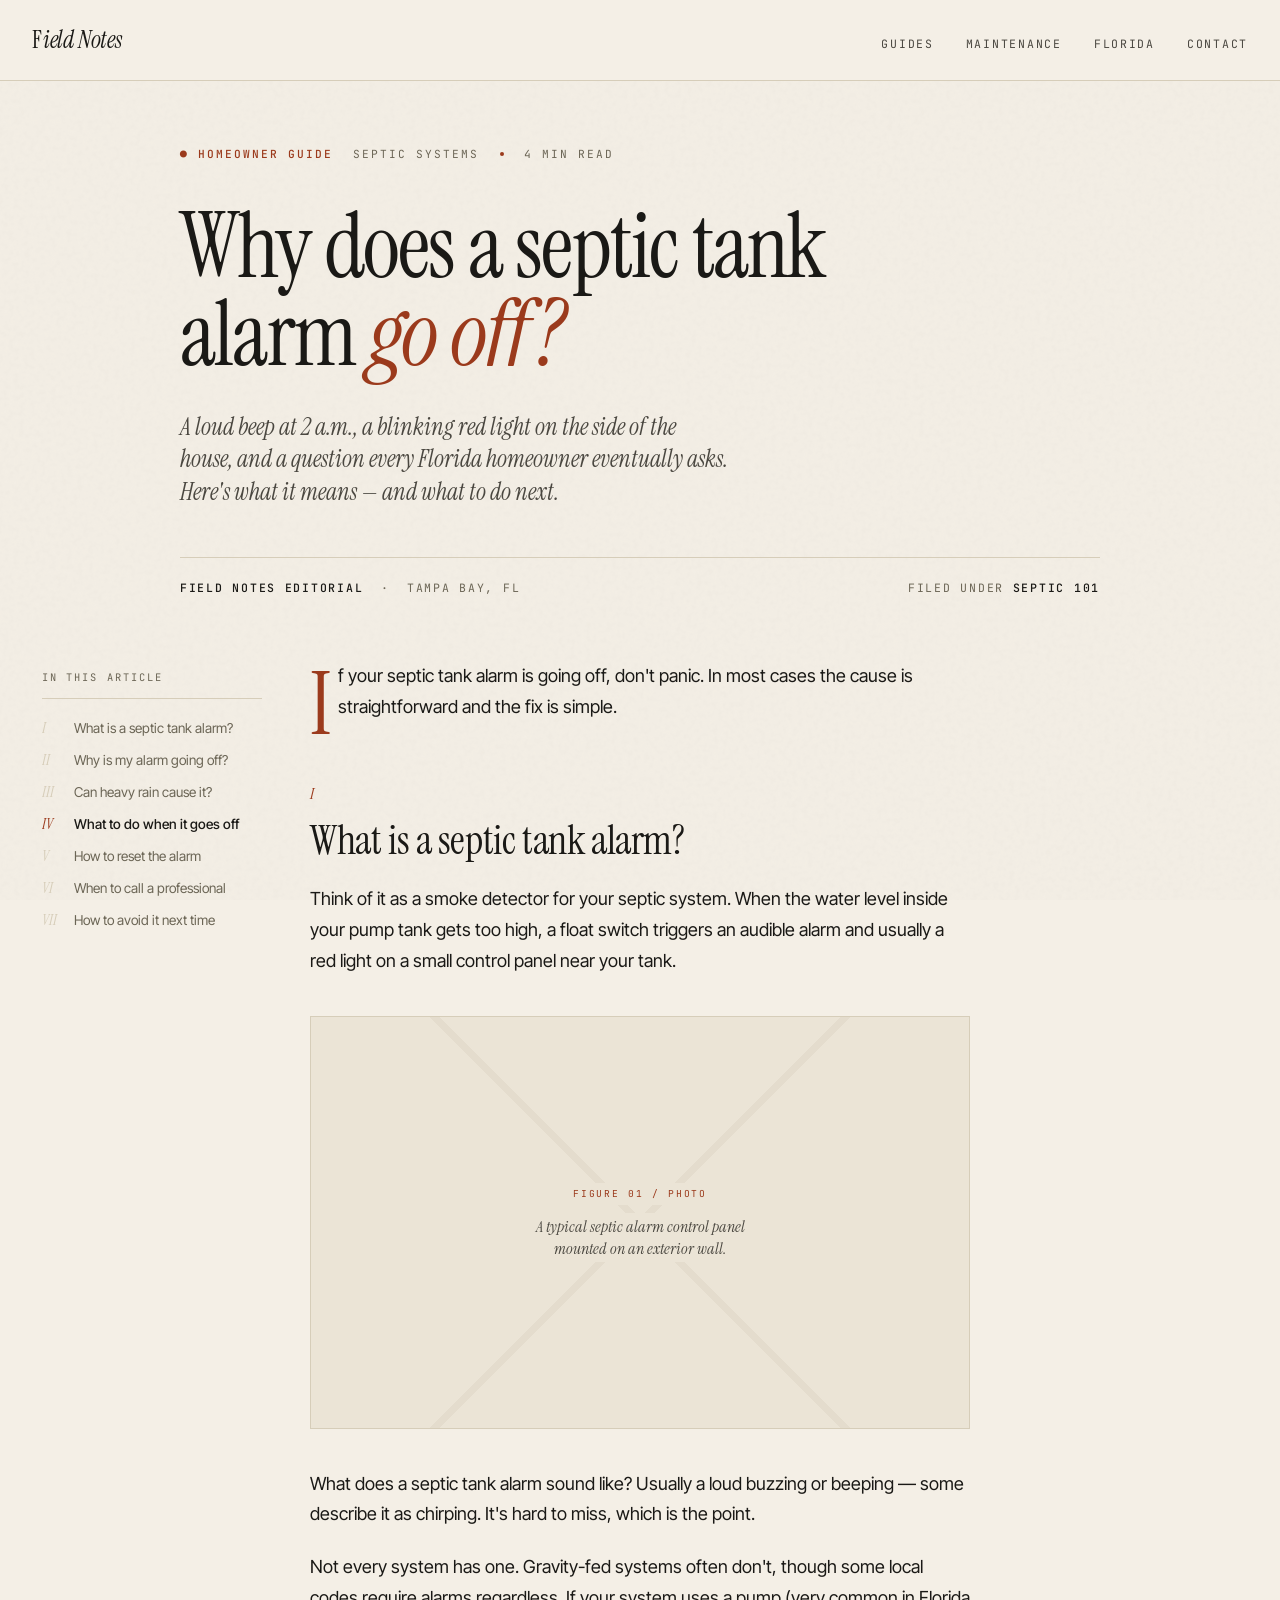
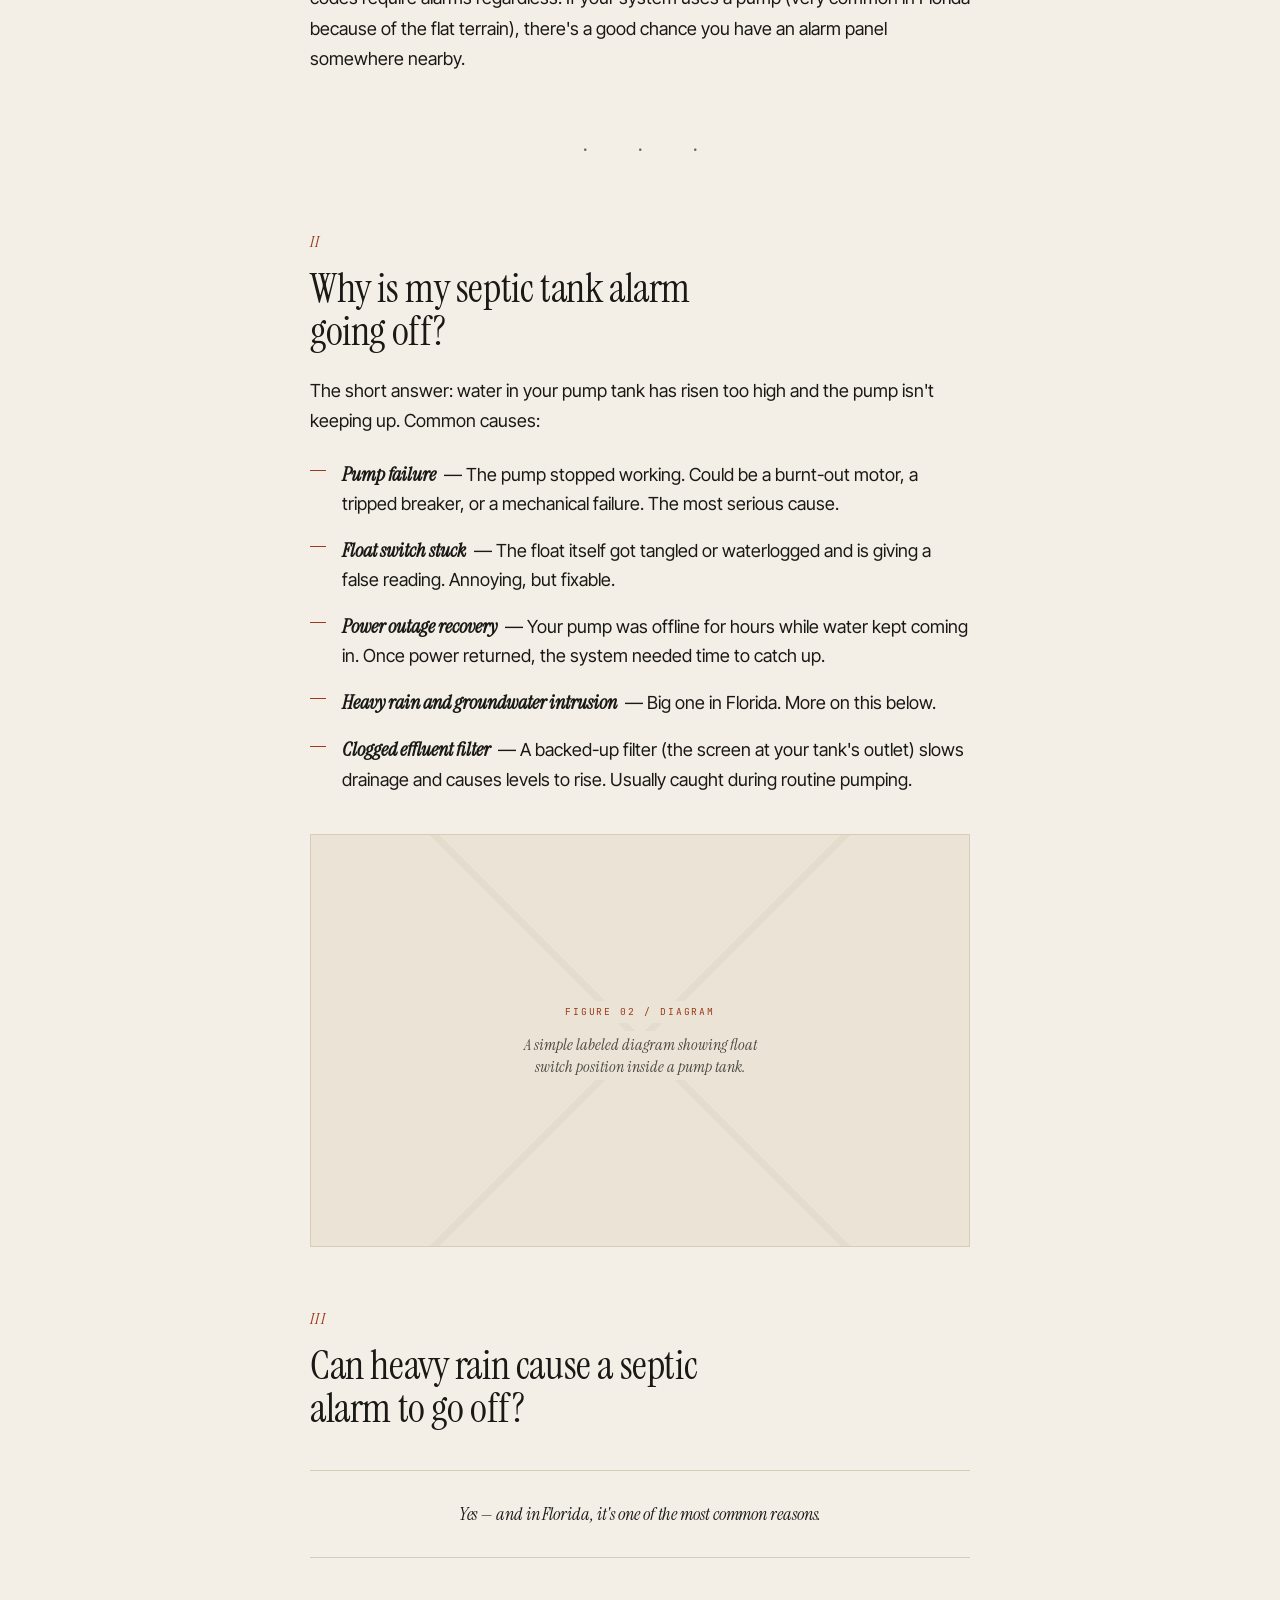
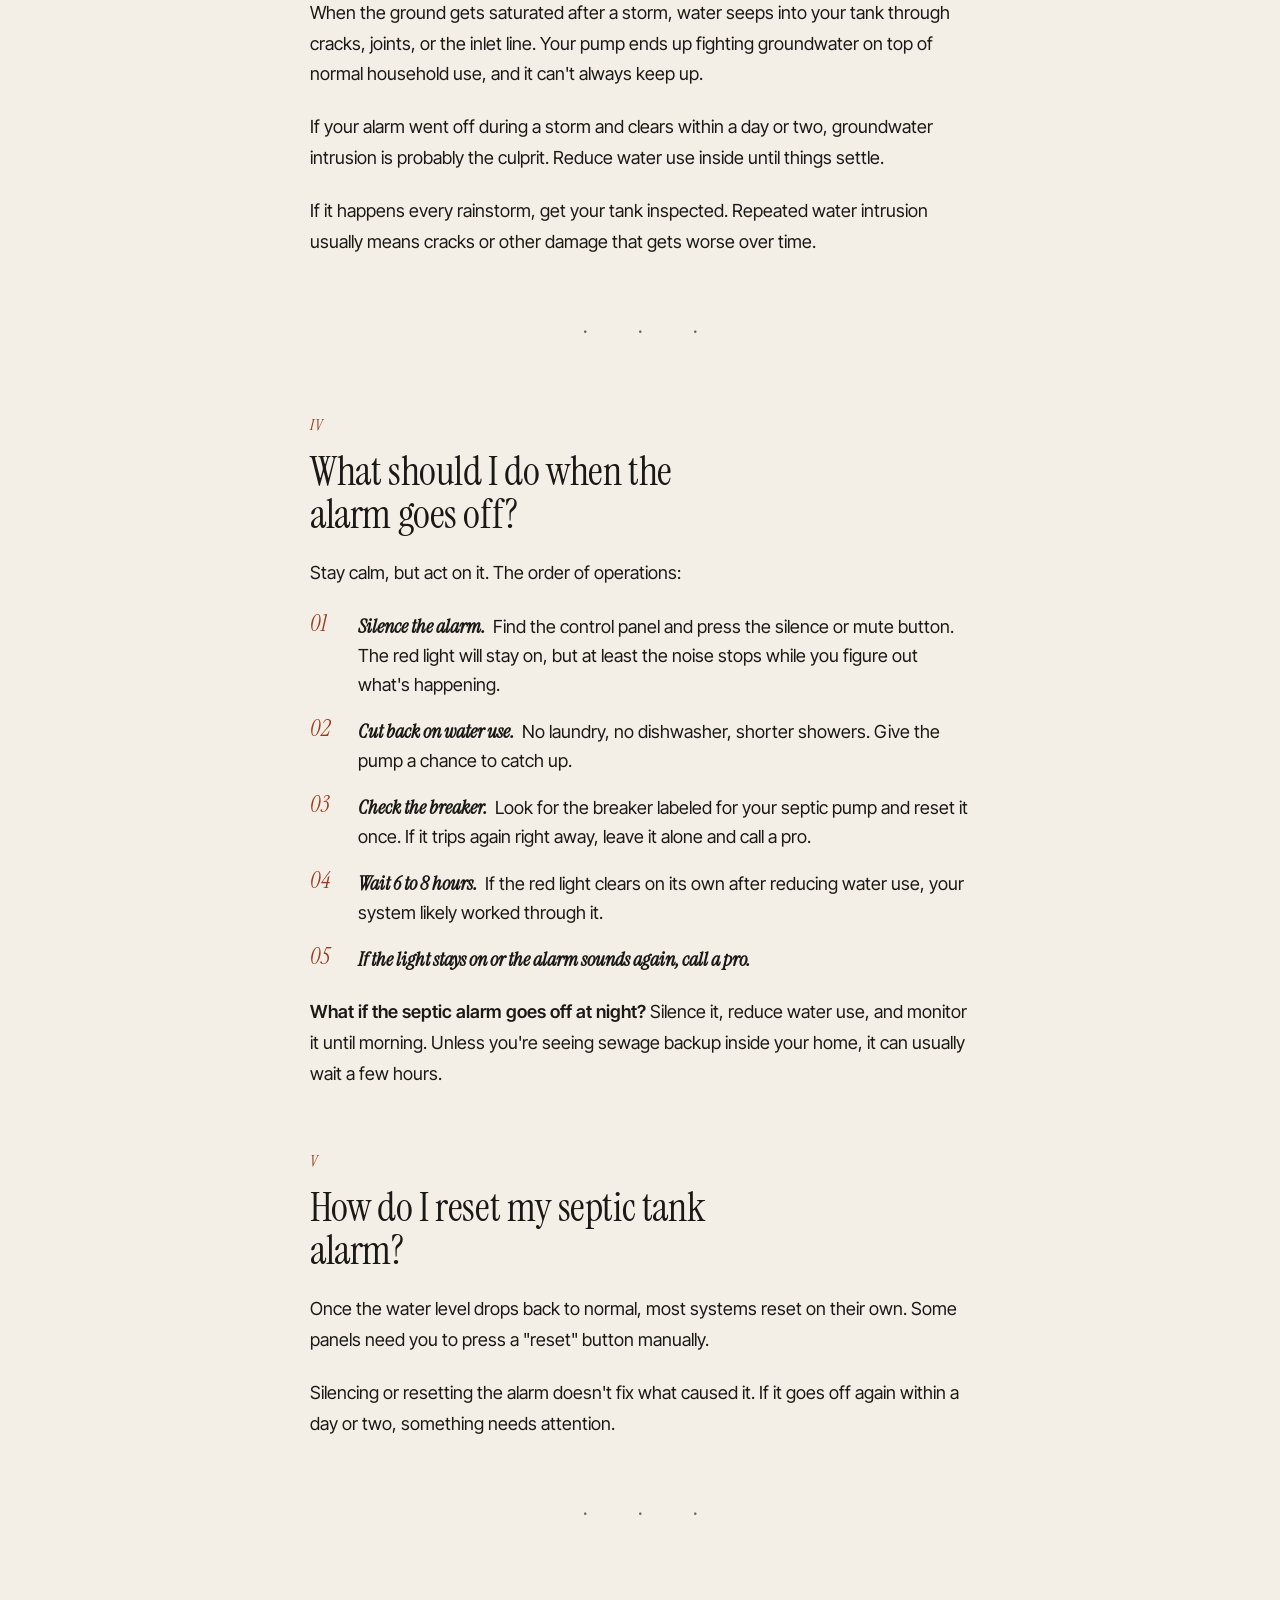
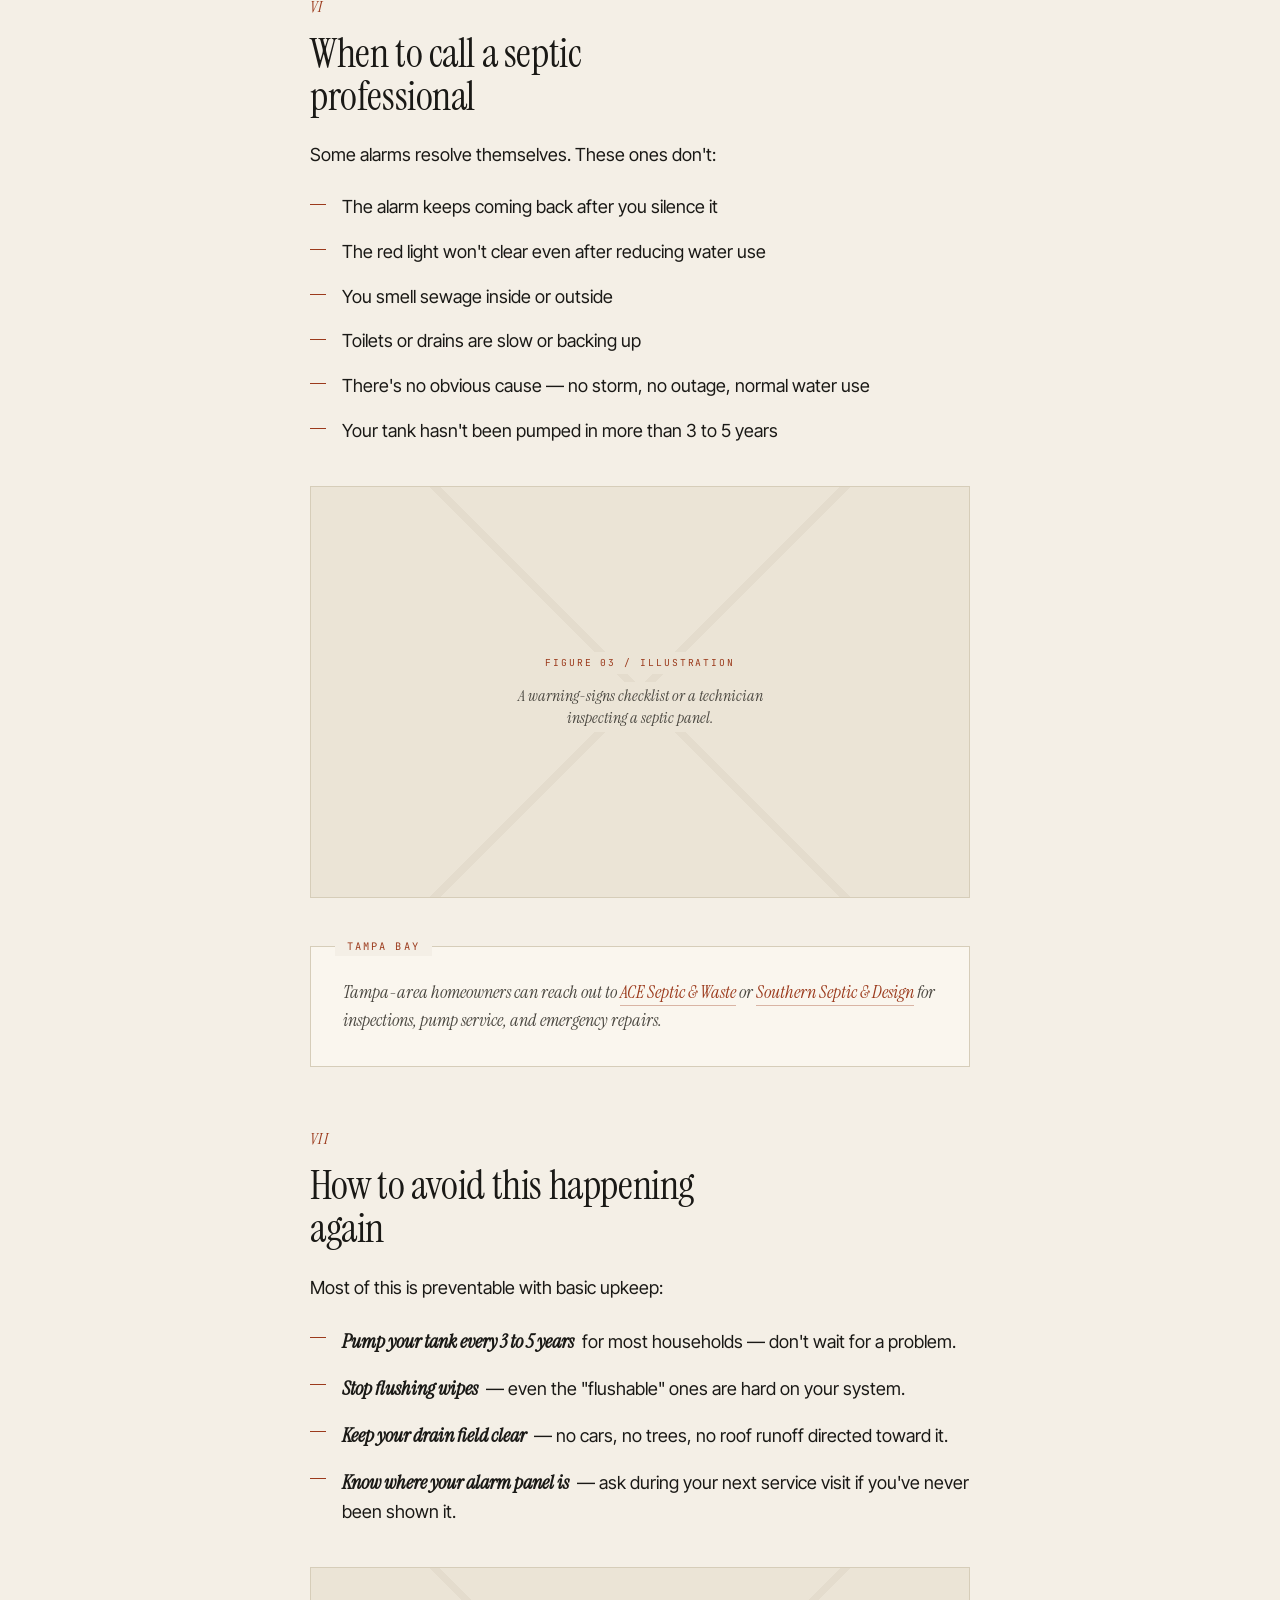
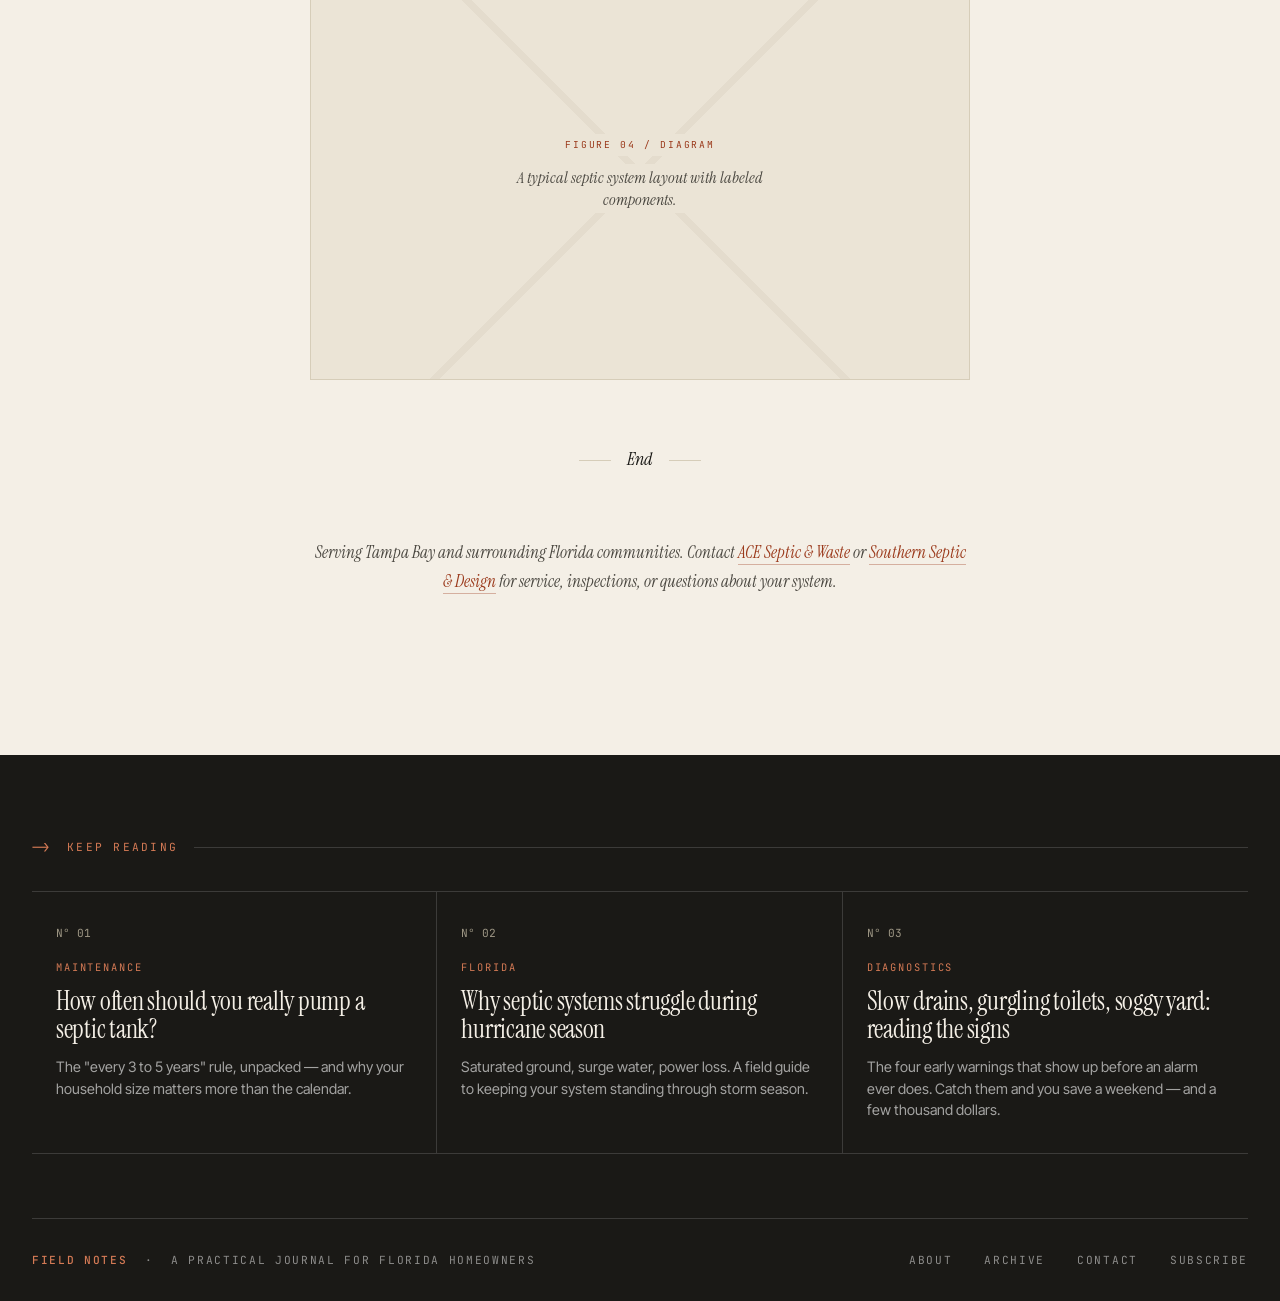
<file: blog/septic-tank-alarm/index.html>
<!DOCTYPE html>
<html lang="en">
<head>
<meta charset="UTF-8">
<meta name="viewport" content="width=device-width, initial-scale=1.0">
<title>Why Does a Septic Tank Alarm Go Off? — Field Notes</title>
<link rel="preconnect" href="https://fonts.googleapis.com">
<link rel="preconnect" href="https://fonts.gstatic.com" crossorigin>
<link href="https://fonts.googleapis.com/css2?family=Instrument+Serif:ital@0;1&family=Inter+Tight:wght@300;400;500;600&family=JetBrains+Mono:wght@400;500&display=swap" rel="stylesheet">
<style>
  :root {
    --bg: #f4efe6;
    --bg-soft: #ebe4d6;
    --ink: #1a1916;
    --ink-soft: #4a4740;
    --ink-muted: #6b6555;       /* darkened for WCAG AA on cream (5.07:1) */
    --ink-muted-dark: #9d9684;  /* footer-only muted, AA on dark (5.97:1) */
    --rule: #d6cdb9;
    --accent: #9b3a1c;
    --accent-soft: #d47a55;     /* lightened for WCAG AA on dark footer (5.62:1) */
    --paper: #faf6ee;
  }

  * { margin: 0; padding: 0; box-sizing: border-box; }

  html { scroll-behavior: smooth; }

  body {
    background: var(--bg);
    color: var(--ink);
    font-family: 'Inter Tight', sans-serif;
    font-weight: 400;
    line-height: 1.65;
    font-size: 18px;
    -webkit-font-smoothing: antialiased;
    text-rendering: optimizeLegibility;
  }

  body::before {
    content: '';
    position: fixed;
    inset: 0;
    pointer-events: none;
    z-index: 1;
    opacity: 0.35;
    background-image: url("data:image/svg+xml,%3Csvg viewBox='0 0 200 200' xmlns='http://www.w3.org/2000/svg'%3E%3Cfilter id='n'%3E%3CfeTurbulence type='fractalNoise' baseFrequency='0.85' numOctaves='2' stitchTiles='stitch'/%3E%3CfeColorMatrix values='0 0 0 0 0.1 0 0 0 0 0.09 0 0 0 0 0.07 0 0 0 0.08 0'/%3E%3C/filter%3E%3Crect width='100%25' height='100%25' filter='url(%23n)'/%3E%3C/svg%3E");
    mix-blend-mode: multiply;
  }

  /* Masthead */
  .masthead {
    border-bottom: 1px solid var(--rule);
    padding: 1.25rem 2rem;
    position: relative;
    z-index: 2;
    background: var(--bg);
  }

  .masthead-inner {
    max-width: 1280px;
    margin: 0 auto;
    display: flex;
    justify-content: space-between;
    align-items: baseline;
    gap: 2rem;
  }

  .logo {
    font-family: 'Instrument Serif', serif;
    font-size: 1.5rem;
    font-style: italic;
    letter-spacing: -0.01em;
    color: var(--ink);
    text-decoration: none;
  }

  .logo-mark {
    font-style: normal;
    margin-right: 0.05em;
  }

  .nav {
    display: flex;
    gap: 2rem;
    font-family: 'JetBrains Mono', monospace;
    font-size: 0.72rem;
    text-transform: uppercase;
    letter-spacing: 0.15em;
    color: var(--ink-soft);
  }

  .nav a {
    color: inherit;
    text-decoration: none;
    transition: color 0.2s;
  }

  .nav a:hover { color: var(--accent); }

  /* Article wrapper */
  article {
    position: relative;
    z-index: 2;
    max-width: 1280px;
    margin: 0 auto;
    padding: 4rem 2rem 6rem;
  }

  /* Article header — full width */
  .article-header {
    max-width: 920px;
    margin: 0 auto 4rem;
  }

  .meta-strip {
    display: flex;
    align-items: center;
    gap: 1.25rem;
    font-family: 'JetBrains Mono', monospace;
    font-size: 0.7rem;
    text-transform: uppercase;
    letter-spacing: 0.18em;
    color: var(--ink-muted);
    margin-bottom: 2.5rem;
  }

  .meta-strip .dot {
    width: 4px; height: 4px;
    background: var(--accent);
    border-radius: 50%;
    display: inline-block;
  }

  .meta-strip .category {
    color: var(--accent);
    font-weight: 500;
  }

  h1 {
    font-family: 'Instrument Serif', serif;
    font-weight: 400;
    font-size: clamp(2.8rem, 7vw, 5.8rem);
    line-height: 0.98;
    letter-spacing: -0.02em;
    margin-bottom: 2rem;
    max-width: 18ch;
  }

  h1 em {
    font-style: italic;
    color: var(--accent);
  }

  .deck {
    font-family: 'Instrument Serif', serif;
    font-style: italic;
    font-size: clamp(1.25rem, 1.9vw, 1.55rem);
    line-height: 1.35;
    color: var(--ink-soft);
    max-width: 50ch;
    margin-bottom: 3rem;
  }

  .byline {
    font-family: 'JetBrains Mono', monospace;
    font-size: 0.72rem;
    text-transform: uppercase;
    letter-spacing: 0.15em;
    color: var(--ink-muted);
    padding-top: 1.25rem;
    border-top: 1px solid var(--rule);
    display: flex;
    justify-content: space-between;
    flex-wrap: wrap;
    gap: 1rem;
  }

  .byline strong {
    color: var(--ink);
    font-weight: 500;
  }

  /* Body grid: TOC | content | spacer */
  .article-body {
    display: grid;
    grid-template-columns: 220px minmax(0, 660px) 220px;
    gap: 3rem;
    justify-content: center;
    counter-reset: section;
  }

  /* Sticky TOC */
  .toc {
    position: sticky;
    top: 3rem;
    align-self: start;
    padding-top: 0.5rem;
    max-height: calc(100vh - 4rem);
    overflow-y: auto;
  }

  .toc-label {
    font-family: 'JetBrains Mono', monospace;
    font-size: 0.65rem;
    text-transform: uppercase;
    letter-spacing: 0.2em;
    color: var(--ink-muted);
    margin-bottom: 1.25rem;
    padding-bottom: 0.75rem;
    border-bottom: 1px solid var(--rule);
  }

  .toc-list {
    list-style: none;
    counter-reset: toc;
  }

  .toc-list li {
    counter-increment: toc;
    margin-bottom: 0.85rem;
    line-height: 1.3;
  }

  .toc-list a {
    display: block;
    text-decoration: none;
    color: var(--ink-muted);
    font-size: 0.85rem;
    line-height: 1.35;
    padding-left: 2rem;
    position: relative;
    transition: color 0.25s;
  }

  .toc-list a::before {
    content: counter(toc, upper-roman);
    position: absolute;
    left: 0;
    top: -0.05rem;
    font-family: 'Instrument Serif', serif;
    font-style: italic;
    font-size: 0.95rem;
    color: var(--rule);
    transition: color 0.25s;
    width: 1.5rem;
  }

  .toc-list a:hover { color: var(--ink); }
  .toc-list a:hover::before { color: var(--accent); }

  .toc-list a.active {
    color: var(--ink);
    font-weight: 500;
  }
  .toc-list a.active::before { color: var(--accent); }

  /* Right spacer column */
  .article-aside { /* intentionally empty */ }

  /* Content column */
  .content { max-width: 660px; }
  .content > * + * { margin-top: 1.4rem; }
  .content p {
    font-size: 1.125rem;
    line-height: 1.7;
    color: var(--ink);
  }

  /* Drop cap */
  .lede::first-letter {
    font-family: 'Instrument Serif', serif;
    float: left;
    font-size: 5.4rem;
    line-height: 0.85;
    padding: 0.4rem 0.55rem 0 0;
    color: var(--accent);
    letter-spacing: -0.02em;
  }

  /* Section headings with auto Roman numerals */
  h2 {
    font-family: 'Instrument Serif', serif;
    font-weight: 400;
    font-size: clamp(1.95rem, 3.2vw, 2.6rem);
    line-height: 1.05;
    letter-spacing: -0.01em;
    margin-top: 4rem !important;
    margin-bottom: 0.75rem;
    max-width: 22ch;
    counter-increment: section;
    scroll-margin-top: 3rem;
  }

  h2::before {
    content: counter(section, upper-roman);
    display: block;
    font-style: italic;
    font-size: 1rem;
    color: var(--accent);
    margin-bottom: 1rem;
    letter-spacing: 0.08em;
  }

  /* Divider */
  .divider {
    margin: 3.5rem auto !important;
    text-align: center;
    color: var(--ink-muted);
    font-family: 'Instrument Serif', serif;
    font-size: 1.5rem;
    letter-spacing: 1.5rem;
    padding-left: 1.5rem;
  }

  /* Lists */
  .content ul, .content ol {
    padding-left: 0;
    list-style: none;
  }

  .content ul li, .content ol li {
    position: relative;
    padding-left: 2rem;
    margin-bottom: 1rem;
    line-height: 1.6;
  }

  .content ul li::before {
    content: '';
    position: absolute;
    left: 0;
    top: 0.7rem;
    width: 1rem;
    height: 1px;
    background: var(--accent);
  }

  .content ol { counter-reset: step; }

  .content ol li {
    counter-increment: step;
    padding-left: 3rem;
  }

  .content ol li::before {
    content: counter(step, decimal-leading-zero);
    position: absolute;
    left: 0;
    top: 0.05rem;
    font-family: 'Instrument Serif', serif;
    font-style: italic;
    font-size: 1.45rem;
    color: var(--accent);
    line-height: 1;
  }

  .content li strong {
    font-family: 'Instrument Serif', serif;
    font-style: italic;
    font-size: 1.22rem;
    color: var(--ink);
    margin-right: 0.25rem;
  }

  .content p strong {
    font-weight: 600;
    color: var(--ink);
  }

  /* Inline links — subtle: thin underline brightens on hover */
  .content a {
    color: var(--accent);
    text-decoration: none;
    border-bottom: 1px solid rgba(155, 58, 28, 0.35);
    padding-bottom: 1px;
    transition: border-bottom-color 0.2s;
  }

  .content a:hover {
    border-bottom-color: var(--accent);
  }

  /* Pull quote */
  .pull-quote {
    margin: 2.5rem 0 !important;
    padding: 1.75rem 0;
    font-family: 'Instrument Serif', serif;
    font-style: italic;
    font-size: 1.85rem;
    line-height: 1.25;
    color: var(--accent);
    border-top: 1px solid var(--rule);
    border-bottom: 1px solid var(--rule);
    text-align: center;
    letter-spacing: -0.005em;
  }

  /* Image placeholders — smaller inline figures */
  .image-placeholder {
    margin: 2.5rem 0 !important;
    background: var(--bg-soft);
    border: 1px solid var(--rule);
    aspect-ratio: 16 / 10;
    max-width: 100%;
    position: relative;
    overflow: hidden;
    display: flex;
    flex-direction: column;
    justify-content: center;
    align-items: center;
    padding: 1.5rem;
    text-align: center;
  }

  .image-placeholder::before {
    content: '';
    position: absolute;
    inset: 0;
    background-image:
      linear-gradient(45deg, transparent 49.5%, var(--rule) 49.5%, var(--rule) 50.5%, transparent 50.5%),
      linear-gradient(-45deg, transparent 49.5%, var(--rule) 49.5%, var(--rule) 50.5%, transparent 50.5%);
    opacity: 0.3;
  }

  .image-placeholder-label {
    font-family: 'JetBrains Mono', monospace;
    font-size: 0.6rem;
    text-transform: uppercase;
    letter-spacing: 0.2em;
    color: var(--accent);
    margin-bottom: 0.5rem;
    position: relative;
    background: var(--bg-soft);
    padding: 0.2rem 0.65rem;
  }

  .image-placeholder-caption {
    font-family: 'Instrument Serif', serif;
    font-style: italic;
    font-size: 1rem;
    color: var(--ink-soft);
    max-width: 38ch;
    line-height: 1.35;
    position: relative;
    background: var(--bg-soft);
    padding: 0.2rem 0.5rem;
  }

  /* End mark */
  .end-mark {
    text-align: center;
    margin: 4rem 0 !important;
    font-family: 'Instrument Serif', serif;
    font-style: italic;
    color: var(--ink-muted);
    font-size: 1.05rem;
  }

  .end-mark::before, .end-mark::after {
    content: '';
    display: inline-block;
    width: 2rem;
    height: 1px;
    background: var(--rule);
    vertical-align: middle;
    margin: 0 1rem;
  }

  /* Contact card */
  .contact-card {
    margin: 3rem 0 !important;
    padding: 2rem;
    background: var(--paper);
    border: 1px solid var(--rule);
    position: relative;
  }

  .contact-card::before {
    content: 'TAMPA BAY';
    position: absolute;
    top: -0.55rem;
    left: 1.5rem;
    background: var(--bg);
    padding: 0 0.75rem;
    font-family: 'JetBrains Mono', monospace;
    font-size: 0.65rem;
    letter-spacing: 0.2em;
    color: var(--accent);
  }

  .contact-card p {
    font-family: 'Instrument Serif', serif;
    font-style: italic;
    color: var(--ink-soft);
    font-size: 1.15rem !important;
    line-height: 1.5;
  }

  /* Footer */
  footer {
    position: relative;
    z-index: 2;
    background: var(--ink);
    color: var(--bg);
    padding: 5rem 2rem 2rem;
    margin-top: 4rem;
  }

  .footer-inner {
    max-width: 1280px;
    margin: 0 auto;
  }

  .footer-label {
    font-family: 'JetBrains Mono', monospace;
    font-size: 0.7rem;
    text-transform: uppercase;
    letter-spacing: 0.2em;
    color: var(--accent-soft);
    margin-bottom: 2rem;
    display: flex;
    align-items: center;
    gap: 1rem;
  }

  .footer-label::after {
    content: '';
    flex: 1;
    height: 1px;
    background: rgba(255,255,255,0.15);
  }

  .footer-label::before {
    content: '⟶';
    color: var(--accent-soft);
    font-size: 0.9rem;
  }

  .related {
    display: grid;
    grid-template-columns: repeat(auto-fit, minmax(260px, 1fr));
    gap: 0;
    border-top: 1px solid rgba(255,255,255,0.15);
  }

  .related-item {
    padding: 2rem 1.5rem 2rem 0;
    border-bottom: 1px solid rgba(255,255,255,0.15);
    border-right: 1px solid rgba(255,255,255,0.15);
    transition: background 0.3s;
    text-decoration: none;
    color: inherit;
    display: block;
  }

  .related-item:last-child { border-right: none; }
  .related-item:hover { background: rgba(255,255,255,0.03); }
  .related-item:hover .related-title { color: var(--accent-soft); }

  .related-num {
    font-family: 'JetBrains Mono', monospace;
    font-size: 0.7rem;
    color: var(--ink-muted-dark);
    margin-bottom: 1rem;
    padding-left: 1.5rem;
  }

  .related-cat {
    font-family: 'JetBrains Mono', monospace;
    font-size: 0.65rem;
    text-transform: uppercase;
    letter-spacing: 0.18em;
    color: var(--accent-soft);
    margin-bottom: 0.75rem;
    padding-left: 1.5rem;
  }

  .related-title {
    font-family: 'Instrument Serif', serif;
    font-size: 1.6rem;
    line-height: 1.1;
    letter-spacing: -0.01em;
    margin-bottom: 0.75rem;
    transition: color 0.2s;
    padding-left: 1.5rem;
  }

  .related-excerpt {
    font-family: 'Inter Tight', sans-serif;
    font-size: 0.9rem;
    color: rgba(255,255,255,0.6);
    line-height: 1.5;
    padding-left: 1.5rem;
  }

  .colophon {
    margin-top: 4rem;
    padding-top: 2rem;
    border-top: 1px solid rgba(255,255,255,0.15);
    display: flex;
    justify-content: space-between;
    align-items: baseline;
    flex-wrap: wrap;
    gap: 1rem;
    font-family: 'JetBrains Mono', monospace;
    font-size: 0.7rem;
    text-transform: uppercase;
    letter-spacing: 0.15em;
    color: rgba(255,255,255,0.5);
  }

  .colophon strong {
    color: var(--accent-soft);
    font-weight: 500;
  }

  .footer-nav {
    display: flex;
    gap: 2rem;
    flex-wrap: wrap;
  }

  .footer-nav a {
    color: inherit;
    text-decoration: none;
    transition: color 0.2s;
  }

  .footer-nav a:hover { color: var(--accent-soft); }

  /* Tablet — drop right spacer, keep TOC */
  @media (max-width: 1100px) {
    .article-body {
      grid-template-columns: 200px minmax(0, 1fr);
      max-width: 880px;
      margin: 0 auto;
    }
    .article-aside { display: none; }
  }

  /* Mobile — hide TOC */
  @media (max-width: 768px) {
    .masthead-inner { flex-direction: column; align-items: flex-start; gap: 1rem; }
    .nav { gap: 1.25rem; flex-wrap: wrap; }
    article { padding: 2.5rem 1.25rem 4rem; }
    .article-body {
      grid-template-columns: 1fr;
      gap: 0;
    }
    .toc { display: none; }
    .content p { font-size: 1.05rem; }
    .lede::first-letter { font-size: 4rem; }
    .related-item { border-right: none; padding: 1.5rem 0; }
    .related-num, .related-cat, .related-title, .related-excerpt { padding-left: 1rem; }
    .byline { flex-direction: column; align-items: flex-start; }
    .pull-quote { font-size: 1.4rem; }
    .image-placeholder { aspect-ratio: 4 / 3; }
  }
</style>
</head>
<body>

<!-- ============================================================== -->
<!-- TODO — PLACEHOLDER BRANDING                                     -->
<!-- "Field Notes" is a temporary masthead/brand for this draft.     -->
<!-- Before publishing, replace:                                     -->
<!--   1. <title> in <head>                                          -->
<!--   2. .logo content in the <header class="masthead">             -->
<!--   3. .nav links and labels                                      -->
<!--   4. Footer .colophon strong + tagline                          -->
<!--   5. Footer .footer-nav links                                   -->
<!-- Decide if voice should stay neutral/editorial or shift to a     -->
<!-- specific company voice (changes byline + closing CTAs).         -->
<!-- ============================================================== -->
<header class="masthead">
  <div class="masthead-inner">
    <a href="#" class="logo"><span class="logo-mark">F</span>ield Notes</a>
    <nav class="nav">
      <a href="#">Guides</a>
      <a href="#">Maintenance</a>
      <a href="#">Florida</a>
      <a href="#">Contact</a>
    </nav>
  </div>
</header>

<article>

  <div class="article-header">
    <div class="meta-strip">
      <span class="category">● Homeowner Guide</span>
      <span>Septic Systems</span>
      <span class="dot"></span>
      <span>4 min read</span>
    </div>

    <h1>Why does a septic tank alarm <em>go off?</em></h1>

    <p class="deck">A loud beep at 2 a.m., a blinking red light on the side of the house, and a question every Florida homeowner eventually asks. Here's what it means — and what to do next.</p>

    <div class="byline">
      <span><strong>Field Notes Editorial</strong> &nbsp;·&nbsp; Tampa Bay, FL</span>
      <span>Filed under <strong>Septic 101</strong></span>
    </div>
  </div>

  <div class="article-body">

    <!-- ========================================================== -->
    <!-- TABLE OF CONTENTS                                           -->
    <!-- Roman numerals are auto-generated via CSS counter.          -->
    <!-- Each anchor href must match the id on the matching <h2>.    -->
    <!-- ========================================================== -->
    <aside class="toc" aria-label="Table of contents">
      <div class="toc-label">In this article</div>
      <ol class="toc-list">
        <li><a href="#what-is">What is a septic tank alarm?</a></li>
        <li><a href="#why">Why is my alarm going off?</a></li>
        <li><a href="#rain">Can heavy rain cause it?</a></li>
        <li><a href="#what-to-do">What to do when it goes off</a></li>
        <li><a href="#reset">How to reset the alarm</a></li>
        <li><a href="#call">When to call a professional</a></li>
        <li><a href="#prevent">How to avoid it next time</a></li>
      </ol>
    </aside>

    <div class="content">

      <p class="lede">If your septic tank alarm is going off, don't panic. In most cases the cause is straightforward and the fix is simple.</p>

      <h2 id="what-is">What is a septic tank alarm?</h2>
      <p>Think of it as a smoke detector for your septic system. When the water level inside your pump tank gets too high, a float switch triggers an audible alarm and usually a red light on a small control panel near your tank.</p>

      <div class="image-placeholder">
        <span class="image-placeholder-label">Figure 01 / Photo</span>
        <span class="image-placeholder-caption">A typical septic alarm control panel mounted on an exterior wall.</span>
      </div>

      <p>What does a septic tank alarm sound like? Usually a loud buzzing or beeping — some describe it as chirping. It's hard to miss, which is the point.</p>

      <p>Not every system has one. Gravity-fed systems often don't, though some local codes require alarms regardless. If your system uses a pump (very common in Florida because of the flat terrain), there's a good chance you have an alarm panel somewhere nearby.</p>

      <div class="divider">· · ·</div>

      <h2 id="why">Why is my septic tank alarm going off?</h2>
      <p>The short answer: water in your pump tank has risen too high and the pump isn't keeping up. Common causes:</p>

      <ul>
        <li><strong>Pump failure</strong> — The pump stopped working. Could be a burnt-out motor, a tripped breaker, or a mechanical failure. The most serious cause.</li>
        <li><strong>Float switch stuck</strong> — The float itself got tangled or waterlogged and is giving a false reading. Annoying, but fixable.</li>
        <li><strong>Power outage recovery</strong> — Your pump was offline for hours while water kept coming in. Once power returned, the system needed time to catch up.</li>
        <li><strong>Heavy rain and groundwater intrusion</strong> — Big one in Florida. More on this below.</li>
        <li><strong>Clogged effluent filter</strong> — A backed-up filter (the screen at your tank's outlet) slows drainage and causes levels to rise. Usually caught during routine pumping.</li>
      </ul>

      <div class="image-placeholder">
        <span class="image-placeholder-label">Figure 02 / Diagram</span>
        <span class="image-placeholder-caption">A simple labeled diagram showing float switch position inside a pump tank.</span>
      </div>

      <h2 id="rain">Can heavy rain cause a septic alarm to go off?</h2>

      <p class="pull-quote">Yes — and in Florida, it's one of the most common reasons.</p>

      <p>When the ground gets saturated after a storm, water seeps into your tank through cracks, joints, or the inlet line. Your pump ends up fighting groundwater on top of normal household use, and it can't always keep up.</p>

      <p>If your alarm went off during a storm and clears within a day or two, groundwater intrusion is probably the culprit. Reduce water use inside until things settle.</p>

      <p>If it happens every rainstorm, get your tank inspected. Repeated water intrusion usually means cracks or other damage that gets worse over time.</p>

      <div class="divider">· · ·</div>

      <h2 id="what-to-do">What should I do when the alarm goes off?</h2>
      <p>Stay calm, but act on it. The order of operations:</p>

      <ol>
        <li><strong>Silence the alarm.</strong> Find the control panel and press the silence or mute button. The red light will stay on, but at least the noise stops while you figure out what's happening.</li>
        <li><strong>Cut back on water use.</strong> No laundry, no dishwasher, shorter showers. Give the pump a chance to catch up.</li>
        <li><strong>Check the breaker.</strong> Look for the breaker labeled for your septic pump and reset it once. If it trips again right away, leave it alone and call a pro.</li>
        <li><strong>Wait 6 to 8 hours.</strong> If the red light clears on its own after reducing water use, your system likely worked through it.</li>
        <li><strong>If the light stays on or the alarm sounds again, call a pro.</strong></li>
      </ol>

      <p><strong>What if the septic alarm goes off at night?</strong> Silence it, reduce water use, and monitor it until morning. Unless you're seeing sewage backup inside your home, it can usually wait a few hours.</p>

      <h2 id="reset">How do I reset my septic tank alarm?</h2>
      <p>Once the water level drops back to normal, most systems reset on their own. Some panels need you to press a "reset" button manually.</p>

      <p>Silencing or resetting the alarm doesn't fix what caused it. If it goes off again within a day or two, something needs attention.</p>

      <div class="divider">· · ·</div>

      <h2 id="call">When to call a septic professional</h2>
      <p>Some alarms resolve themselves. These ones don't:</p>

      <ul>
        <li>The alarm keeps coming back after you silence it</li>
        <li>The red light won't clear even after reducing water use</li>
        <li>You smell sewage inside or outside</li>
        <li>Toilets or drains are slow or backing up</li>
        <li>There's no obvious cause — no storm, no outage, normal water use</li>
        <li>Your tank hasn't been pumped in more than 3 to 5 years</li>
      </ul>

      <div class="image-placeholder">
        <span class="image-placeholder-label">Figure 03 / Illustration</span>
        <span class="image-placeholder-caption">A warning-signs checklist or a technician inspecting a septic panel.</span>
      </div>

      <div class="contact-card">
        <p>Tampa-area homeowners can reach out to <a href="https://www.acesepticandwaste.com">ACE Septic &amp; Waste</a> or <a href="https://www.southernsepticanddesign.com">Southern Septic &amp; Design</a> for inspections, pump service, and emergency repairs.</p>
      </div>

      <h2 id="prevent">How to avoid this happening again</h2>
      <p>Most of this is preventable with basic upkeep:</p>

      <ul>
        <li><strong>Pump your tank every 3 to 5 years</strong> for most households — don't wait for a problem.</li>
        <li><strong>Stop flushing wipes</strong> — even the "flushable" ones are hard on your system.</li>
        <li><strong>Keep your drain field clear</strong> — no cars, no trees, no roof runoff directed toward it.</li>
        <li><strong>Know where your alarm panel is</strong> — ask during your next service visit if you've never been shown it.</li>
      </ul>

      <div class="image-placeholder">
        <span class="image-placeholder-label">Figure 04 / Diagram</span>
        <span class="image-placeholder-caption">A typical septic system layout with labeled components.</span>
      </div>

      <p class="end-mark">End</p>

      <p style="font-family: 'Instrument Serif', serif; font-style: italic; color: var(--ink-soft); text-align: center; font-size: 1.05rem;">Serving Tampa Bay and surrounding Florida communities. Contact <a href="https://www.acesepticandwaste.com">ACE Septic &amp; Waste</a> or <a href="https://www.southernsepticanddesign.com">Southern Septic &amp; Design</a> for service, inspections, or questions about your system.</p>

    </div>

    <div class="article-aside"></div>

  </div>
</article>

<footer>
  <div class="footer-inner">

    <div class="footer-label">Keep Reading</div>

    <!-- ========================================================== -->
    <!-- RELATED POSTS                                               -->
    <!-- To swap in a real post, edit:                               -->
    <!--   1. href="..."   →  the URL of the related blog page       -->
    <!--   2. .related-cat →  the category label                     -->
    <!--   3. .related-title → the post headline                     -->
    <!--   4. .related-excerpt → 1–2 sentence preview                -->
    <!-- Add or remove <a class="related-item"> blocks as needed.    -->
    <!-- ========================================================== -->
    <div class="related">

      <a href="#" class="related-item">
        <div class="related-num">N° 01</div>
        <div class="related-cat">Maintenance</div>
        <div class="related-title">How often should you really pump a septic tank?</div>
        <div class="related-excerpt">The "every 3 to 5 years" rule, unpacked — and why your household size matters more than the calendar.</div>
      </a>

      <a href="#" class="related-item">
        <div class="related-num">N° 02</div>
        <div class="related-cat">Florida</div>
        <div class="related-title">Why septic systems struggle during hurricane season</div>
        <div class="related-excerpt">Saturated ground, surge water, power loss. A field guide to keeping your system standing through storm season.</div>
      </a>

      <a href="#" class="related-item">
        <div class="related-num">N° 03</div>
        <div class="related-cat">Diagnostics</div>
        <div class="related-title">Slow drains, gurgling toilets, soggy yard: reading the signs</div>
        <div class="related-excerpt">The four early warnings that show up before an alarm ever does. Catch them and you save a weekend — and a few thousand dollars.</div>
      </a>

    </div>

    <div class="colophon">
      <span><strong>Field Notes</strong> &nbsp;·&nbsp; A practical journal for Florida homeowners</span>
      <nav class="footer-nav">
        <a href="#">About</a>
        <a href="#">Archive</a>
        <a href="#">Contact</a>
        <a href="#">Subscribe</a>
      </nav>
    </div>

  </div>
</footer>

<script>
  // Highlight the current section in the TOC as the user scrolls
  (function () {
    const tocLinks = document.querySelectorAll('.toc-list a');
    const sections = Array.from(tocLinks).map(link => {
      const id = link.getAttribute('href').slice(1);
      return document.getElementById(id);
    }).filter(Boolean);

    const linkById = {};
    tocLinks.forEach(link => {
      linkById[link.getAttribute('href').slice(1)] = link;
    });

    const observer = new IntersectionObserver((entries) => {
      entries.forEach(entry => {
        const id = entry.target.id;
        if (entry.isIntersecting) {
          tocLinks.forEach(l => l.classList.remove('active'));
          if (linkById[id]) linkById[id].classList.add('active');
        }
      });
    }, {
      rootMargin: '-10% 0px -70% 0px',
      threshold: 0
    });

    sections.forEach(s => observer.observe(s));
  })();
</script>

</body>
</html>
</file>
